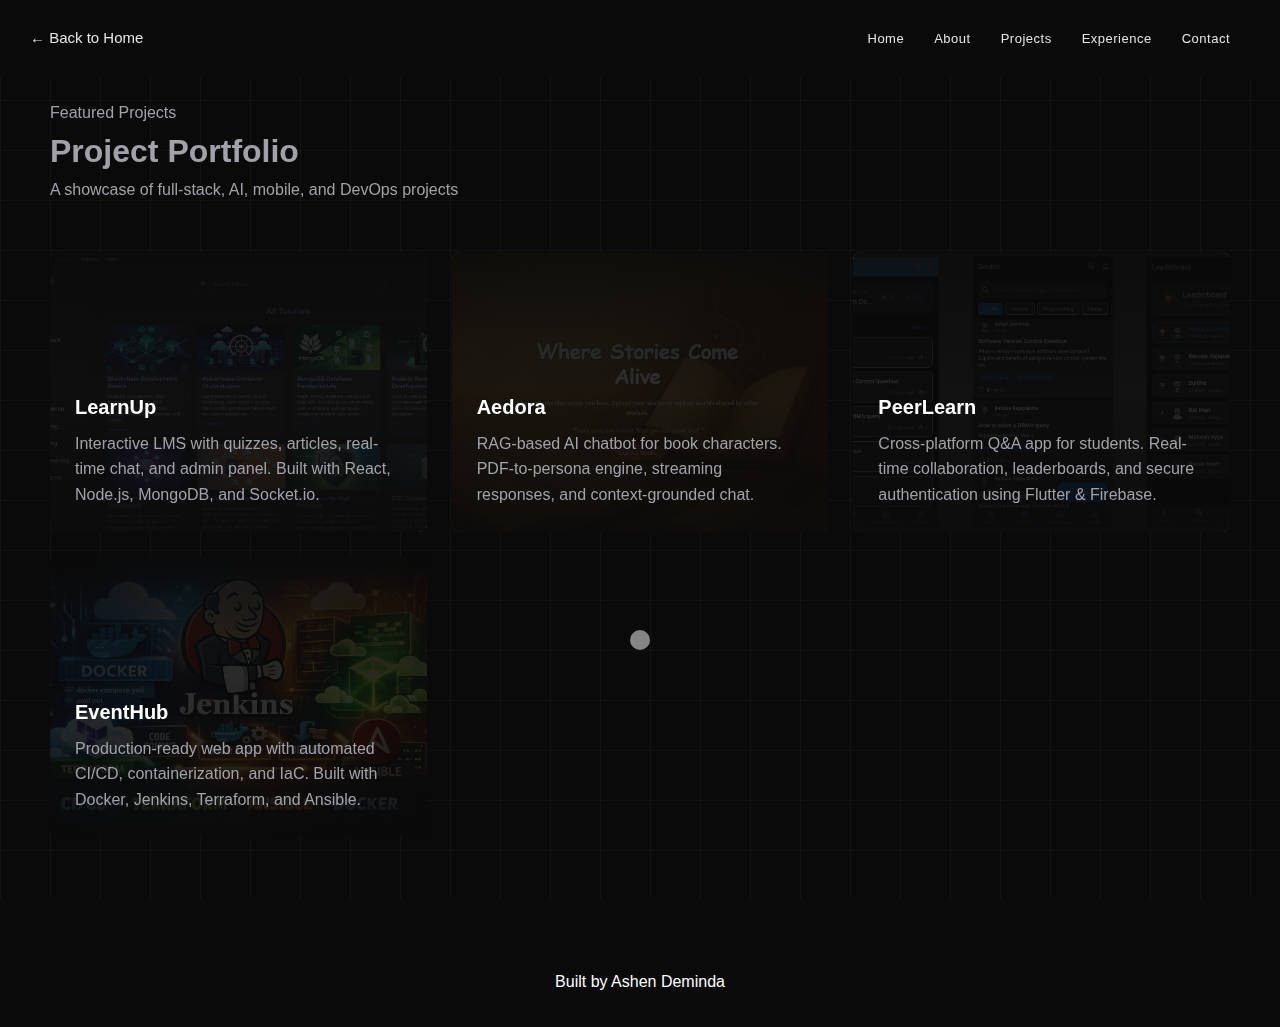
<file: projects.html>
<!DOCTYPE html>
<html lang="en">
<head>
    <meta charset="UTF-8">
    <meta name="viewport" content="width=device-width, initial-scale=1.0">
    <title>Projects - Ashen Deminda</title>
    <link rel="stylesheet" href="css/style.css">
    <link rel="stylesheet" href="css/responsive.css">
</head>
<body>
    <div class="grid-background"></div>
    <header>
        <nav style="position:relative;">
            <a href="index.html" class="navbar-back-link">← Back to Home</a>
            <ul class="nav-links">
                <li><a href="index.html" class="nav-link">Home</a></li>
                <li><a href="index.html#about" class="nav-link">About</a></li>
                <li><a href="index.html#projects" class="nav-link">Projects</a></li>
                <li><a href="index.html#experience" class="nav-link">Experience</a></li>
                <li><a href="index.html#contact" class="nav-link">Contact</a></li>
            </ul>
        </nav>
    </header>
    <main>
        <section class="projects-list-section">
            <div class="container-detail">
                <div class="projects-detail-header">
                    <span class="projects-detail-category">Featured Projects</span>
                    <h1 class="projects-detail-title">Project Portfolio</h1>
                    <p class="projects-detail-subtitle">A showcase of full-stack, AI, mobile, and DevOps projects</p>
                </div>
                <div class="projects-list-grid">
                    <!-- LearnUp -->
                    <a href="projects/learnup.html?from=projects" class="project-list-card" onclick="localStorage.setItem('scrollPos', window.scrollY); localStorage.setItem('scrollReturnTo', 'projects'); localStorage.setItem('scrollSavedAt', Date.now().toString());">
                        <div class="project-list-card-image">
                            <img src="assets/images/LearnUp/1.webp" alt="LearnUp">
                            <div class="project-list-card-overlay"></div>
                        </div>
                        <div class="project-list-card-content">
                            <h3 class="project-list-card-title">LearnUp</h3>
                            <p class="project-list-card-desc">Interactive LMS with quizzes, articles, real-time chat, and admin panel. Built with React, Node.js, MongoDB, and Socket.io.</p>
                        </div>
                    </a>
                    <!-- Aedora -->
                    <a href="projects/aedora.html?from=projects" class="project-list-card" onclick="localStorage.setItem('scrollPos', window.scrollY); localStorage.setItem('scrollReturnTo', 'projects'); localStorage.setItem('scrollSavedAt', Date.now().toString());">
                        <div class="project-list-card-image">
                            <img src="assets/images/Aedora/1.webp" alt="Aedora">
                            <div class="project-list-card-overlay"></div>
                        </div>
                        <div class="project-list-card-content">
                            <h3 class="project-list-card-title">Aedora</h3>
                            <p class="project-list-card-desc">RAG-based AI chatbot for book characters. PDF-to-persona engine, streaming responses, and context-grounded chat.</p>
                        </div>
                    </a>
                    <!-- PeerLearn -->
                    <a href="projects/peerlearn.html?from=projects" class="project-list-card" onclick="localStorage.setItem('scrollPos', window.scrollY); localStorage.setItem('scrollReturnTo', 'projects'); localStorage.setItem('scrollSavedAt', Date.now().toString());">
                        <div class="project-list-card-image">
                            <img src="assets/images/PeerLearn/1.webp" alt="PeerLearn">
                            <div class="project-list-card-overlay"></div>
                        </div>
                        <div class="project-list-card-content">
                            <h3 class="project-list-card-title">PeerLearn</h3>
                            <p class="project-list-card-desc">Cross-platform Q&A app for students. Real-time collaboration, leaderboards, and secure authentication using Flutter & Firebase.</p>
                        </div>
                    </a>
                    <!-- EventHub -->
                    <a href="projects/eventhub.html?from=projects" class="project-list-card" onclick="localStorage.setItem('scrollPos', window.scrollY); localStorage.setItem('scrollReturnTo', 'projects'); localStorage.setItem('scrollSavedAt', Date.now().toString());">
                        <div class="project-list-card-image">
                            <img src="assets/images/EventHub/1.webp" alt="EventHub">
                            <div class="project-list-card-overlay"></div>
                        </div>
                        <div class="project-list-card-content">
                            <h3 class="project-list-card-title">EventHub</h3>
                            <p class="project-list-card-desc">Production-ready web app with automated CI/CD, containerization, and IaC. Built with Docker, Jenkins, Terraform, and Ansible.</p>
                        </div>
                    </a>
                </div>
            </div>
        </section>
    </main>
    <footer>
        <p>Built by Ashen Deminda</p>
    </footer>
    <script src="js/main.js"></script>
    <script>
        window.addEventListener('load', () => {
            const returnTo = localStorage.getItem('scrollReturnTo');
            const scrollPos = localStorage.getItem('scrollPos');
            const savedAt = Number(localStorage.getItem('scrollSavedAt') || '0');
            const isFresh = savedAt > 0 && (Date.now() - savedAt) < 2 * 60 * 1000;
            const isProjects = window.location.pathname.toLowerCase().endsWith('/projects.html');

            if (returnTo === 'projects' && isProjects && scrollPos !== null && isFresh) {
                const y = Number.parseInt(scrollPos, 10);
                setTimeout(() => {
                    window.scrollTo({ top: Number.isFinite(y) ? y : 0, left: 0, behavior: 'auto' });
                }, 0);
            }

            if (returnTo === 'projects' && isProjects) {
                localStorage.removeItem('scrollReturnTo');
                localStorage.removeItem('scrollPos');
                localStorage.removeItem('scrollSavedAt');
            }
        });
    </script>
</body>
</html>
</file>
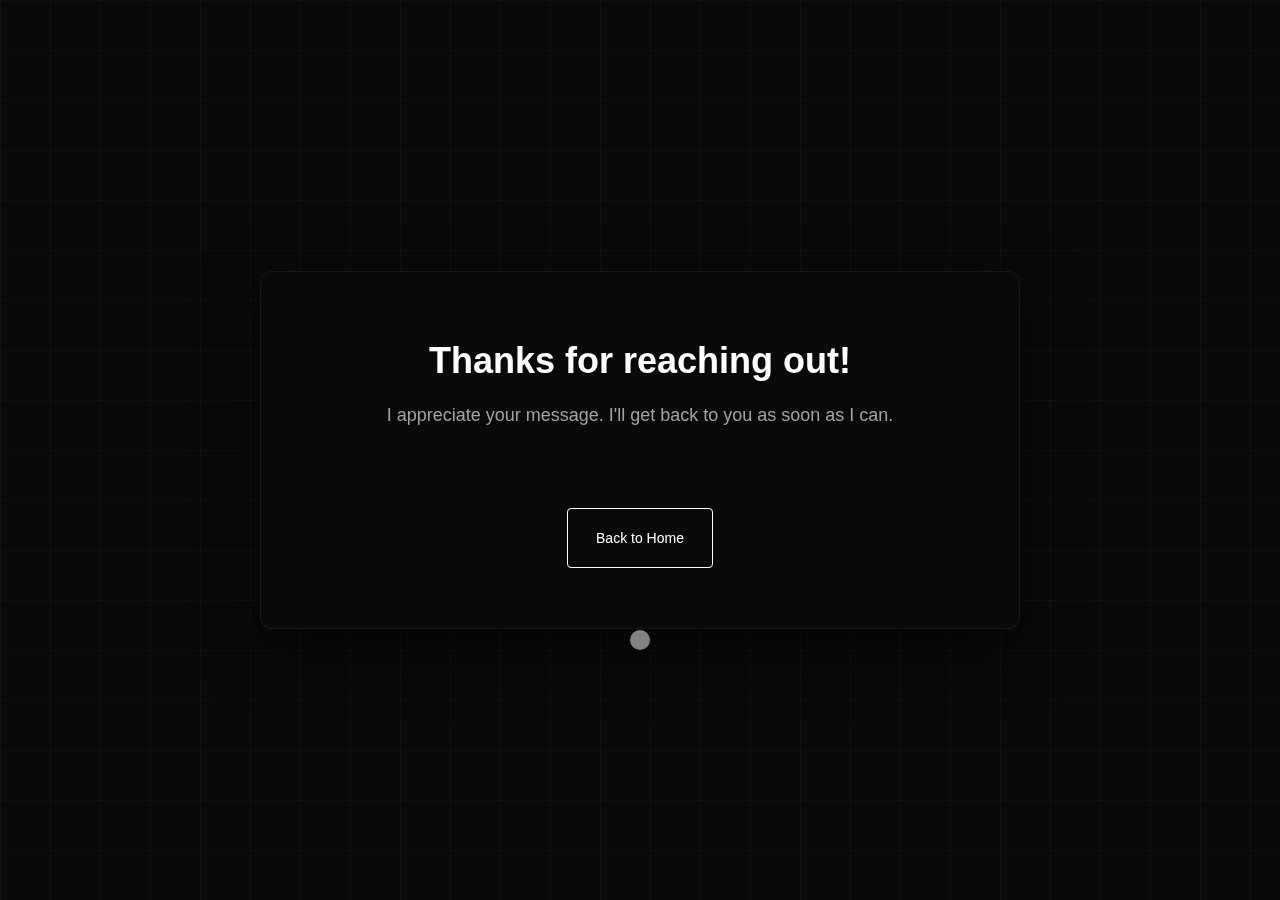
<file: thank-you.html>
<!DOCTYPE html>
<html lang="en">
<head>
    <meta charset="UTF-8">
    <meta name="viewport" content="width=device-width, initial-scale=1.0">
    <title>Thank You — Ashen Deminda</title>
    <link rel="stylesheet" href="css/style.css?v=20260225b">
</head>
<body>
    <div class="grid-background"></div>
    <main style="min-height:100vh;display:flex;align-items:center;justify-content:center;">
        <div style="background:var(--bg-dark);padding:60px 48px;border-radius:12px;box-shadow:0 20px 60px rgba(0,0,0,0.6);max-width:760px;width:90%;text-align:center;border:1.5px solid rgba(255,255,255,0.06);">
            <h1 style="color:var(--accent);margin-bottom:12px;font-size:36px;">Thanks for reaching out!</h1>
            <p style="color:var(--text-secondary);font-size:18px;margin-bottom:28px;">I appreciate your message. I'll get back to you as soon as I can.</p>
            <a href="index.html" class="btn-outline">Back to Home</a>
        </div>
    </main>
    <script src="js/main.js?v=20260225b"></script>
</body>
</html>
</file>
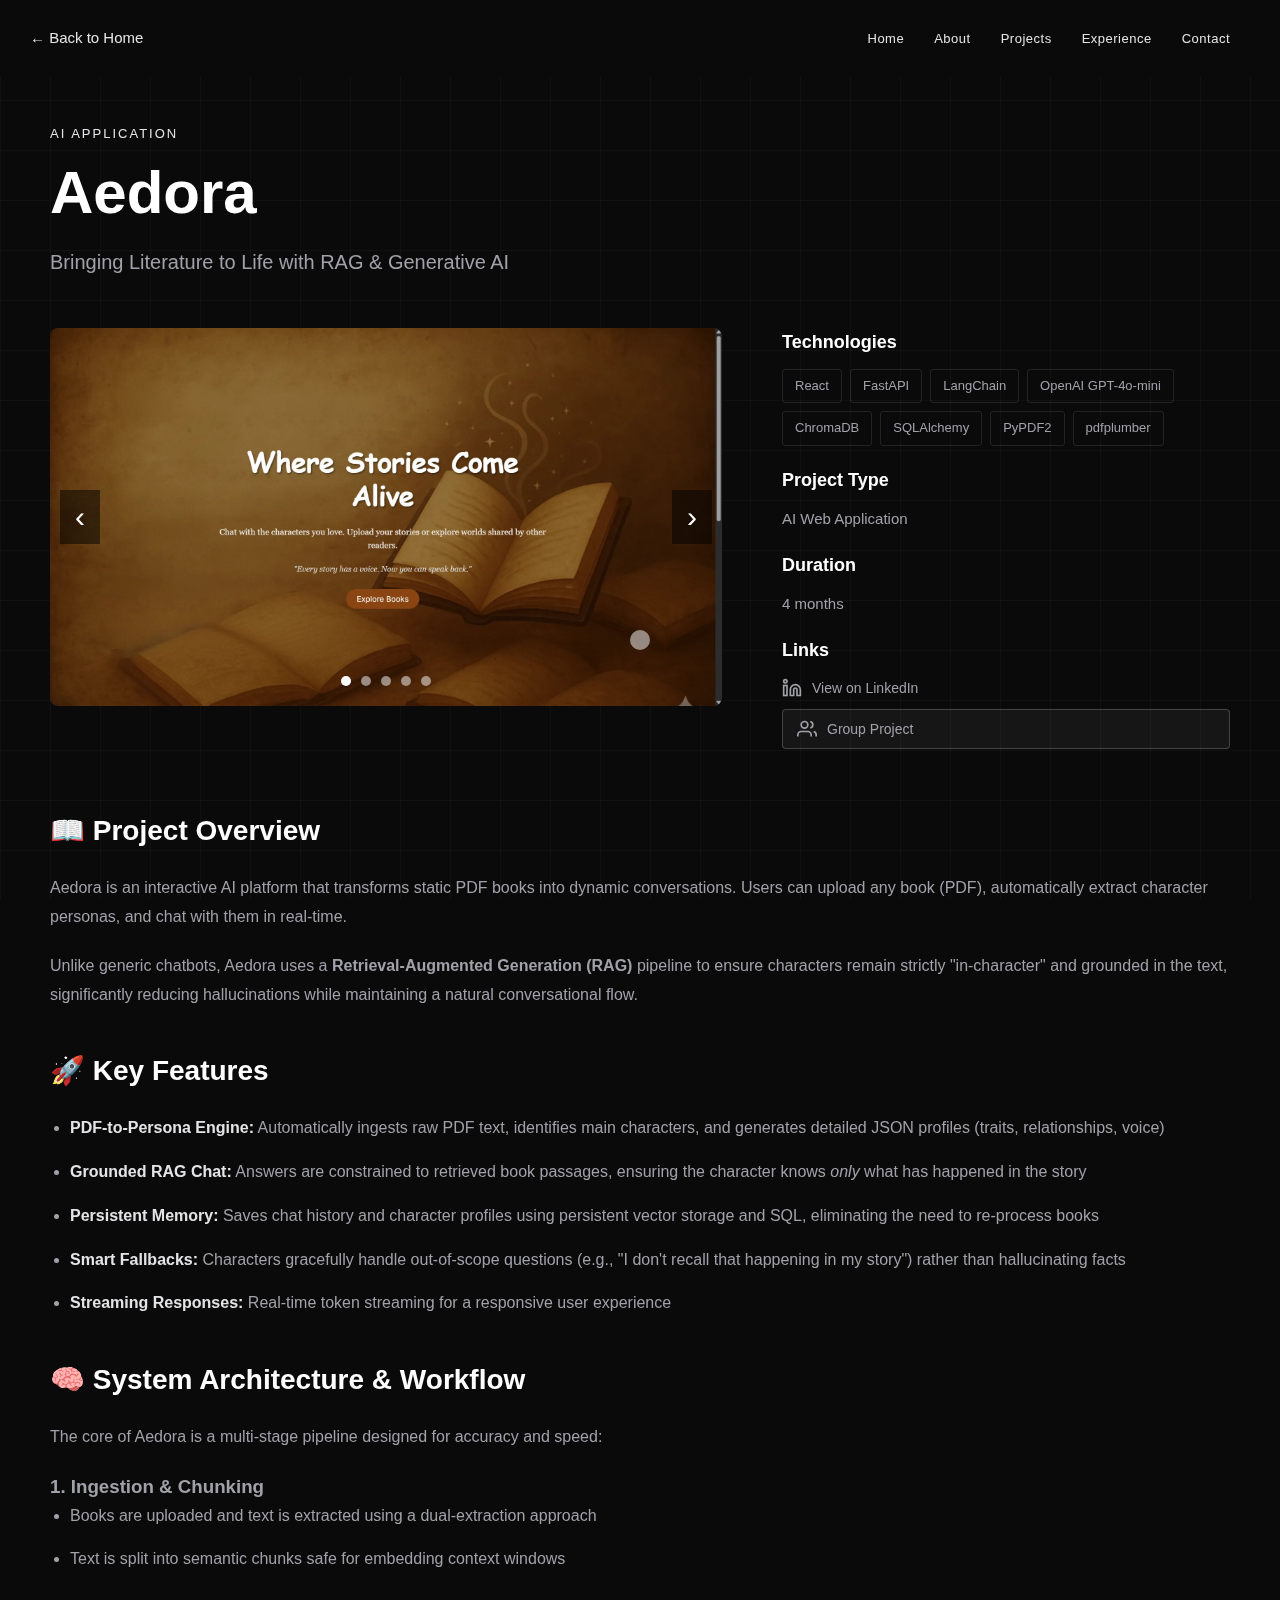
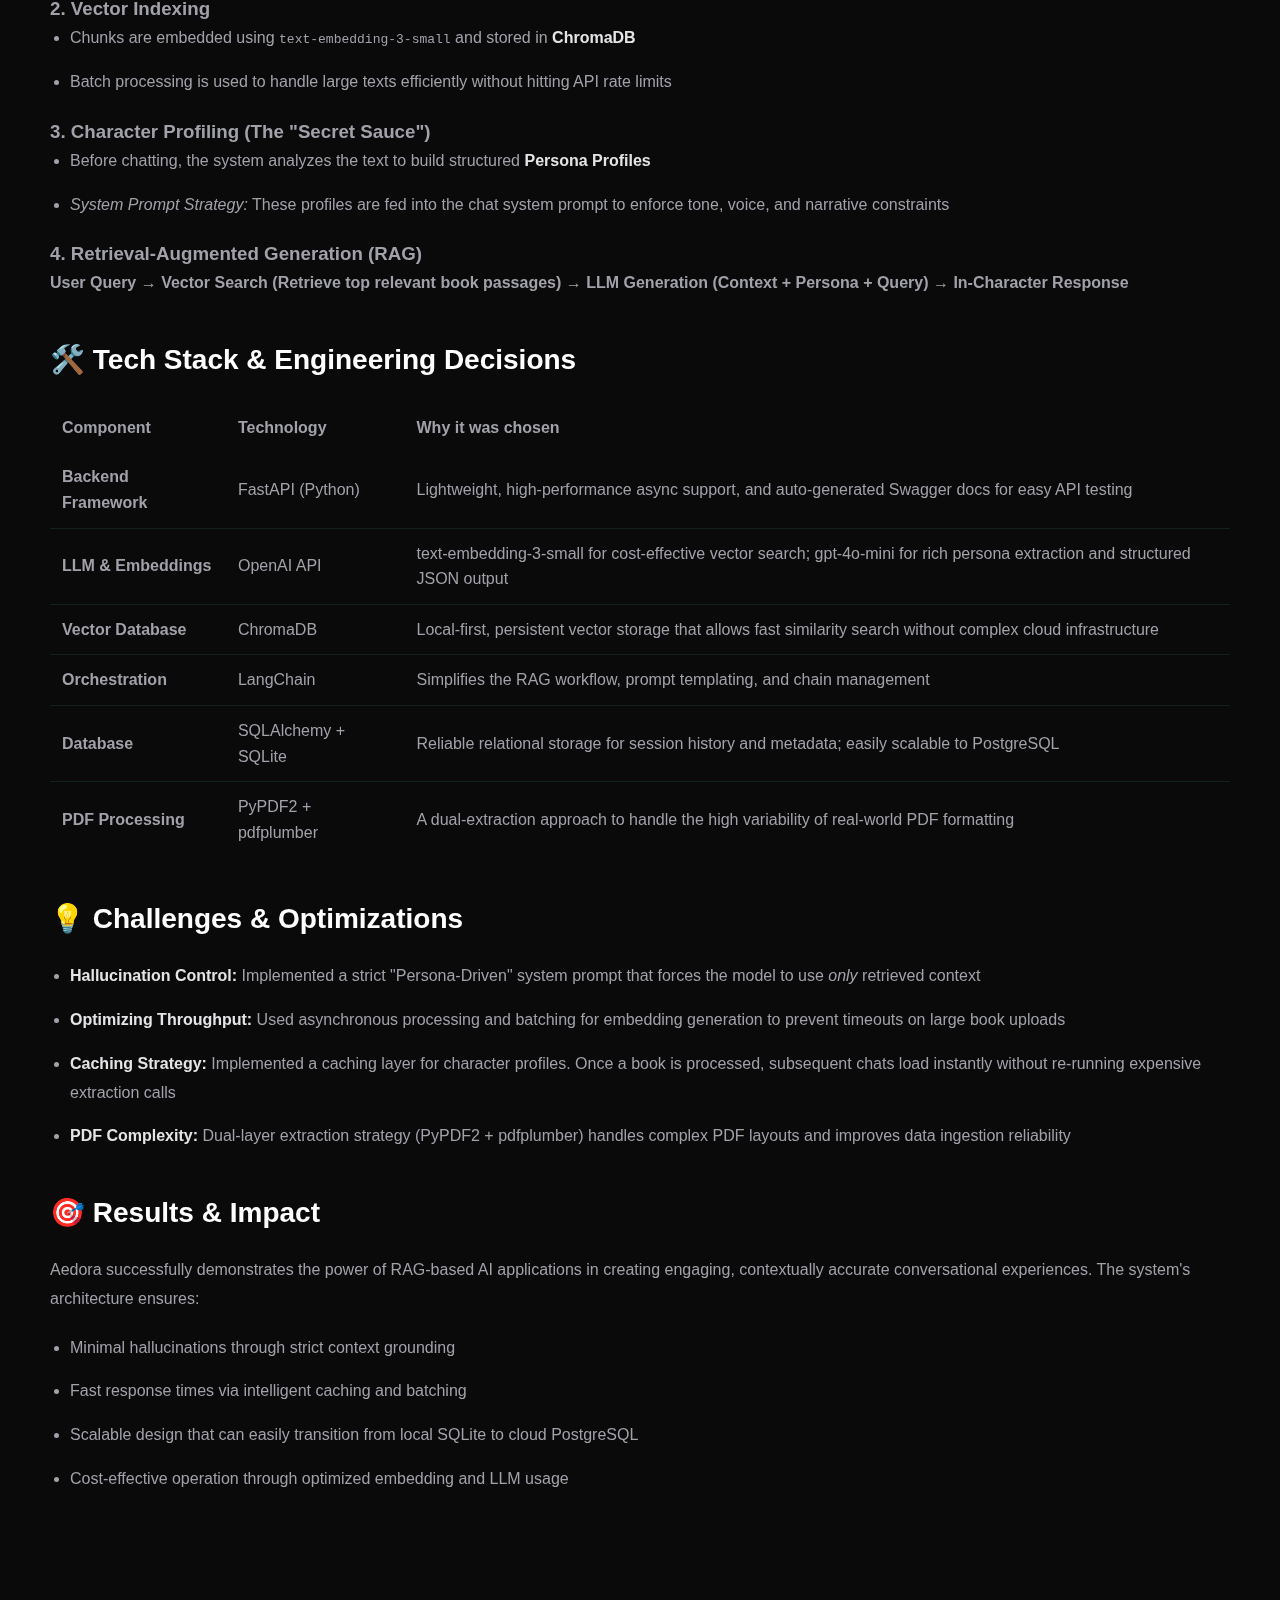
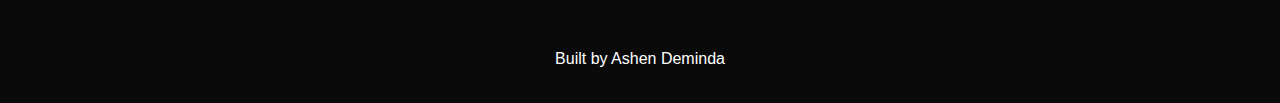
<file: projects/aedora.html>
<!DOCTYPE html>
<html lang="en">
<head>
    <meta charset="UTF-8">
    <meta name="viewport" content="width=device-width, initial-scale=1.0">
    <title>Aedora - Ashen Deminda</title>
    <link rel="stylesheet" href="../css/style.css">
    <link rel="stylesheet" href="../css/responsive.css">
</head>
<body>
    <div class="grid-background"></div>
    
    <header>
        <nav style="position:relative;">
            <a href="../projects.html" class="navbar-back-link" id="backLink">← Back to Projects</a>
            <ul class="nav-links">
                <li><a href="../index.html" class="nav-link">Home</a></li>
                <li><a href="../index.html#about" class="nav-link">About</a></li>
                <li><a href="../index.html#projects" class="nav-link">Projects</a></li>
                <li><a href="../index.html#experience" class="nav-link">Experience</a></li>
                <li><a href="../index.html#contact" class="nav-link">Contact</a></li>
            </ul>
        </nav>
    </header>

    <main>
        <section class="project-detail">
            <div class="container-detail">
                <div class="project-detail-header">
                    <span class="project-detail-category">AI Application</span>
                    <h1 class="project-detail-title">Aedora</h1>
                    <p class="project-detail-subtitle">Bringing Literature to Life with RAG & Generative AI</p>
                </div>

                <div class="project-detail-top">
                    <div class="project-detail-slideshow">
                        <div class="detail-slideshow">
                            <img src="../assets/images/Aedora/1.webp" alt="Aedora Screenshot 1" class="detail-slide active">
                            <img src="../assets/images/Aedora/2.webp" alt="Aedora Screenshot 2" class="detail-slide">
                            <img src="../assets/images/Aedora/3.webp" alt="Aedora Screenshot 3" class="detail-slide">
                            <img src="../assets/images/Aedora/4.webp" alt="Aedora Screenshot 4" class="detail-slide">
                            <img src="../assets/images/Aedora/5.webp" alt="Aedora Screenshot 5" class="detail-slide">
                            <button class="detail-prev" aria-label="Previous">‹</button>
                            <button class="detail-next" aria-label="Next">›</button>
                            <div class="detail-dots">
                                <span class="detail-dot active" data-slide="0"></span>
                                <span class="detail-dot" data-slide="1"></span>
                                <span class="detail-dot" data-slide="2"></span>
                                <span class="detail-dot" data-slide="3"></span>
                                <span class="detail-dot" data-slide="4"></span>
                            </div>
                        </div>
                    </div>

                    <div class="project-detail-info">
                        <div class="detail-section">
                            <h3>Technologies</h3>
                            <ul class="tech-tags">
                                <li>React</li>
                                <li>FastAPI</li>
                                <li>LangChain</li>
                                <li>OpenAI GPT-4o-mini</li>
                                <li>ChromaDB</li>
                                <li>SQLAlchemy</li>
                                <li>PyPDF2</li>
                                <li>pdfplumber</li>
                            </ul>
                        </div>

                        <div class="detail-section">
                            <h3>Project Type</h3>
                            <p>AI Web Application</p>
                        </div>

                        <div class="detail-section">
                            <h3>Duration</h3>
                            <p>4 months</p>
                        </div>

                        <div class="detail-section">
                            <h3>Links</h3>
                            <div class="detail-links">
                                <a href="https://www.linkedin.com/posts/ashen-deminda-rathnayake_rextro-silverjubilee-universityofruhuna-activity-7413212725130014720-apPb?utm_source=share&utm_medium=member_desktop" target="_blank" class="detail-link">
                                    <svg xmlns="http://www.w3.org/2000/svg" width="20" height="20" viewBox="0 0 24 24" fill="none" stroke="currentColor" stroke-width="2"><path d="M16 8a6 6 0 0 1 6 6v7h-4v-7a2 2 0 0 0-2-2 2 2 0 0 0-2 2v7h-4v-7a6 6 0 0 1 6-6z"></path><rect x="2" y="9" width="4" height="12"></rect><circle cx="4" cy="4" r="2"></circle></svg>
                                    View on LinkedIn
                                </a>
                                <span class="detail-badge">
                                    <svg xmlns="http://www.w3.org/2000/svg" width="20" height="20" viewBox="0 0 24 24" fill="none" stroke="currentColor" stroke-width="2"><path d="M17 21v-2a4 4 0 0 0-4-4H5a4 4 0 0 0-4 4v2"></path><circle cx="9" cy="7" r="4"></circle><path d="M23 21v-2a4 4 0 0 0-3-3.87"></path><path d="M16 3.13a4 4 0 0 1 0 7.75"></path></svg>
                                    Group Project
                                </span>
                            </div>
                        </div>
                    </div>
                </div>

                <div class="project-detail-content">
                    <div class="project-detail-main">
                        <h2>📖 Project Overview</h2>
                        <p>Aedora is an interactive AI platform that transforms static PDF books into dynamic conversations. Users can upload any book (PDF), automatically extract character personas, and chat with them in real-time.</p>
                        <p>Unlike generic chatbots, Aedora uses a <strong>Retrieval-Augmented Generation (RAG)</strong> pipeline to ensure characters remain strictly "in-character" and grounded in the text, significantly reducing hallucinations while maintaining a natural conversational flow.</p>
                        
                        <h2>🚀 Key Features</h2>
                        <ul>
                            <li><strong>PDF-to-Persona Engine:</strong> Automatically ingests raw PDF text, identifies main characters, and generates detailed JSON profiles (traits, relationships, voice)</li>
                            <li><strong>Grounded RAG Chat:</strong> Answers are constrained to retrieved book passages, ensuring the character knows <em>only</em> what has happened in the story</li>
                            <li><strong>Persistent Memory:</strong> Saves chat history and character profiles using persistent vector storage and SQL, eliminating the need to re-process books</li>
                            <li><strong>Smart Fallbacks:</strong> Characters gracefully handle out-of-scope questions (e.g., "I don't recall that happening in my story") rather than hallucinating facts</li>
                            <li><strong>Streaming Responses:</strong> Real-time token streaming for a responsive user experience</li>
                        </ul>

                        <h2>🧠 System Architecture & Workflow</h2>
                        <p>The core of Aedora is a multi-stage pipeline designed for accuracy and speed:</p>
                        
                        <h3>1. Ingestion & Chunking</h3>
                        <ul>
                            <li>Books are uploaded and text is extracted using a dual-extraction approach</li>
                            <li>Text is split into semantic chunks safe for embedding context windows</li>
                        </ul>

                        <h3>2. Vector Indexing</h3>
                        <ul>
                            <li>Chunks are embedded using <code>text-embedding-3-small</code> and stored in <strong>ChromaDB</strong></li>
                            <li>Batch processing is used to handle large texts efficiently without hitting API rate limits</li>
                        </ul>

                        <h3>3. Character Profiling (The "Secret Sauce")</h3>
                        <ul>
                            <li>Before chatting, the system analyzes the text to build structured <strong>Persona Profiles</strong></li>
                            <li><em>System Prompt Strategy:</em> These profiles are fed into the chat system prompt to enforce tone, voice, and narrative constraints</li>
                        </ul>

                        <h3>4. Retrieval-Augmented Generation (RAG)</h3>
                        <p><strong>User Query → Vector Search (Retrieve top relevant book passages) → LLM Generation (Context + Persona + Query) → In-Character Response</strong></p>

                        <h2>🛠️ Tech Stack & Engineering Decisions</h2>
                        <table style="width: 100%; border-collapse: collapse; margin: 20px 0;">
                            <thead>
                                <tr style="border-bottom: 2px solid var(--primary-color);">
                                    <th style="text-align: left; padding: 12px;">Component</th>
                                    <th style="text-align: left; padding: 12px;">Technology</th>
                                    <th style="text-align: left; padding: 12px;">Why it was chosen</th>
                                </tr>
                            </thead>
                            <tbody>
                                <tr style="border-bottom: 1px solid rgba(100, 255, 218, 0.1);">
                                    <td style="padding: 12px;"><strong>Backend Framework</strong></td>
                                    <td style="padding: 12px;">FastAPI (Python)</td>
                                    <td style="padding: 12px;">Lightweight, high-performance async support, and auto-generated Swagger docs for easy API testing</td>
                                </tr>
                                <tr style="border-bottom: 1px solid rgba(100, 255, 218, 0.1);">
                                    <td style="padding: 12px;"><strong>LLM & Embeddings</strong></td>
                                    <td style="padding: 12px;">OpenAI API</td>
                                    <td style="padding: 12px;">text-embedding-3-small for cost-effective vector search; gpt-4o-mini for rich persona extraction and structured JSON output</td>
                                </tr>
                                <tr style="border-bottom: 1px solid rgba(100, 255, 218, 0.1);">
                                    <td style="padding: 12px;"><strong>Vector Database</strong></td>
                                    <td style="padding: 12px;">ChromaDB</td>
                                    <td style="padding: 12px;">Local-first, persistent vector storage that allows fast similarity search without complex cloud infrastructure</td>
                                </tr>
                                <tr style="border-bottom: 1px solid rgba(100, 255, 218, 0.1);">
                                    <td style="padding: 12px;"><strong>Orchestration</strong></td>
                                    <td style="padding: 12px;">LangChain</td>
                                    <td style="padding: 12px;">Simplifies the RAG workflow, prompt templating, and chain management</td>
                                </tr>
                                <tr style="border-bottom: 1px solid rgba(100, 255, 218, 0.1);">
                                    <td style="padding: 12px;"><strong>Database</strong></td>
                                    <td style="padding: 12px;">SQLAlchemy + SQLite</td>
                                    <td style="padding: 12px;">Reliable relational storage for session history and metadata; easily scalable to PostgreSQL</td>
                                </tr>
                                <tr>
                                    <td style="padding: 12px;"><strong>PDF Processing</strong></td>
                                    <td style="padding: 12px;">PyPDF2 + pdfplumber</td>
                                    <td style="padding: 12px;">A dual-extraction approach to handle the high variability of real-world PDF formatting</td>
                                </tr>
                            </tbody>
                        </table>

                        <h2>💡 Challenges & Optimizations</h2>
                        <ul>
                            <li><strong>Hallucination Control:</strong> Implemented a strict "Persona-Driven" system prompt that forces the model to use <em>only</em> retrieved context</li>
                            <li><strong>Optimizing Throughput:</strong> Used asynchronous processing and batching for embedding generation to prevent timeouts on large book uploads</li>
                            <li><strong>Caching Strategy:</strong> Implemented a caching layer for character profiles. Once a book is processed, subsequent chats load instantly without re-running expensive extraction calls</li>
                            <li><strong>PDF Complexity:</strong> Dual-layer extraction strategy (PyPDF2 + pdfplumber) handles complex PDF layouts and improves data ingestion reliability</li>
                        </ul>

                        <h2>🎯 Results & Impact</h2>
                        <p>Aedora successfully demonstrates the power of RAG-based AI applications in creating engaging, contextually accurate conversational experiences. The system's architecture ensures:</p>
                        <ul>
                            <li>Minimal hallucinations through strict context grounding</li>
                            <li>Fast response times via intelligent caching and batching</li>
                            <li>Scalable design that can easily transition from local SQLite to cloud PostgreSQL</li>
                            <li>Cost-effective operation through optimized embedding and LLM usage</li>
                        </ul>
                    </div>
                </div>
            </div>
        </section>
    </main>

    <footer>
        <p>Built by Ashen Deminda</p>
    </footer>

    <script src="../js/main.js"></script>
    <script>
        const backLink = document.getElementById('backLink');
        const params = new URLSearchParams(window.location.search);
        const from = params.get('from');
        
        if (from === 'projects') {
            backLink.href = '../projects.html';
            backLink.textContent = '← Back to Projects';
        } else {
            backLink.href = '../index.html';
            backLink.textContent = '← Back to Home';
        }
        
    </script>
</body>
</html>
</file>
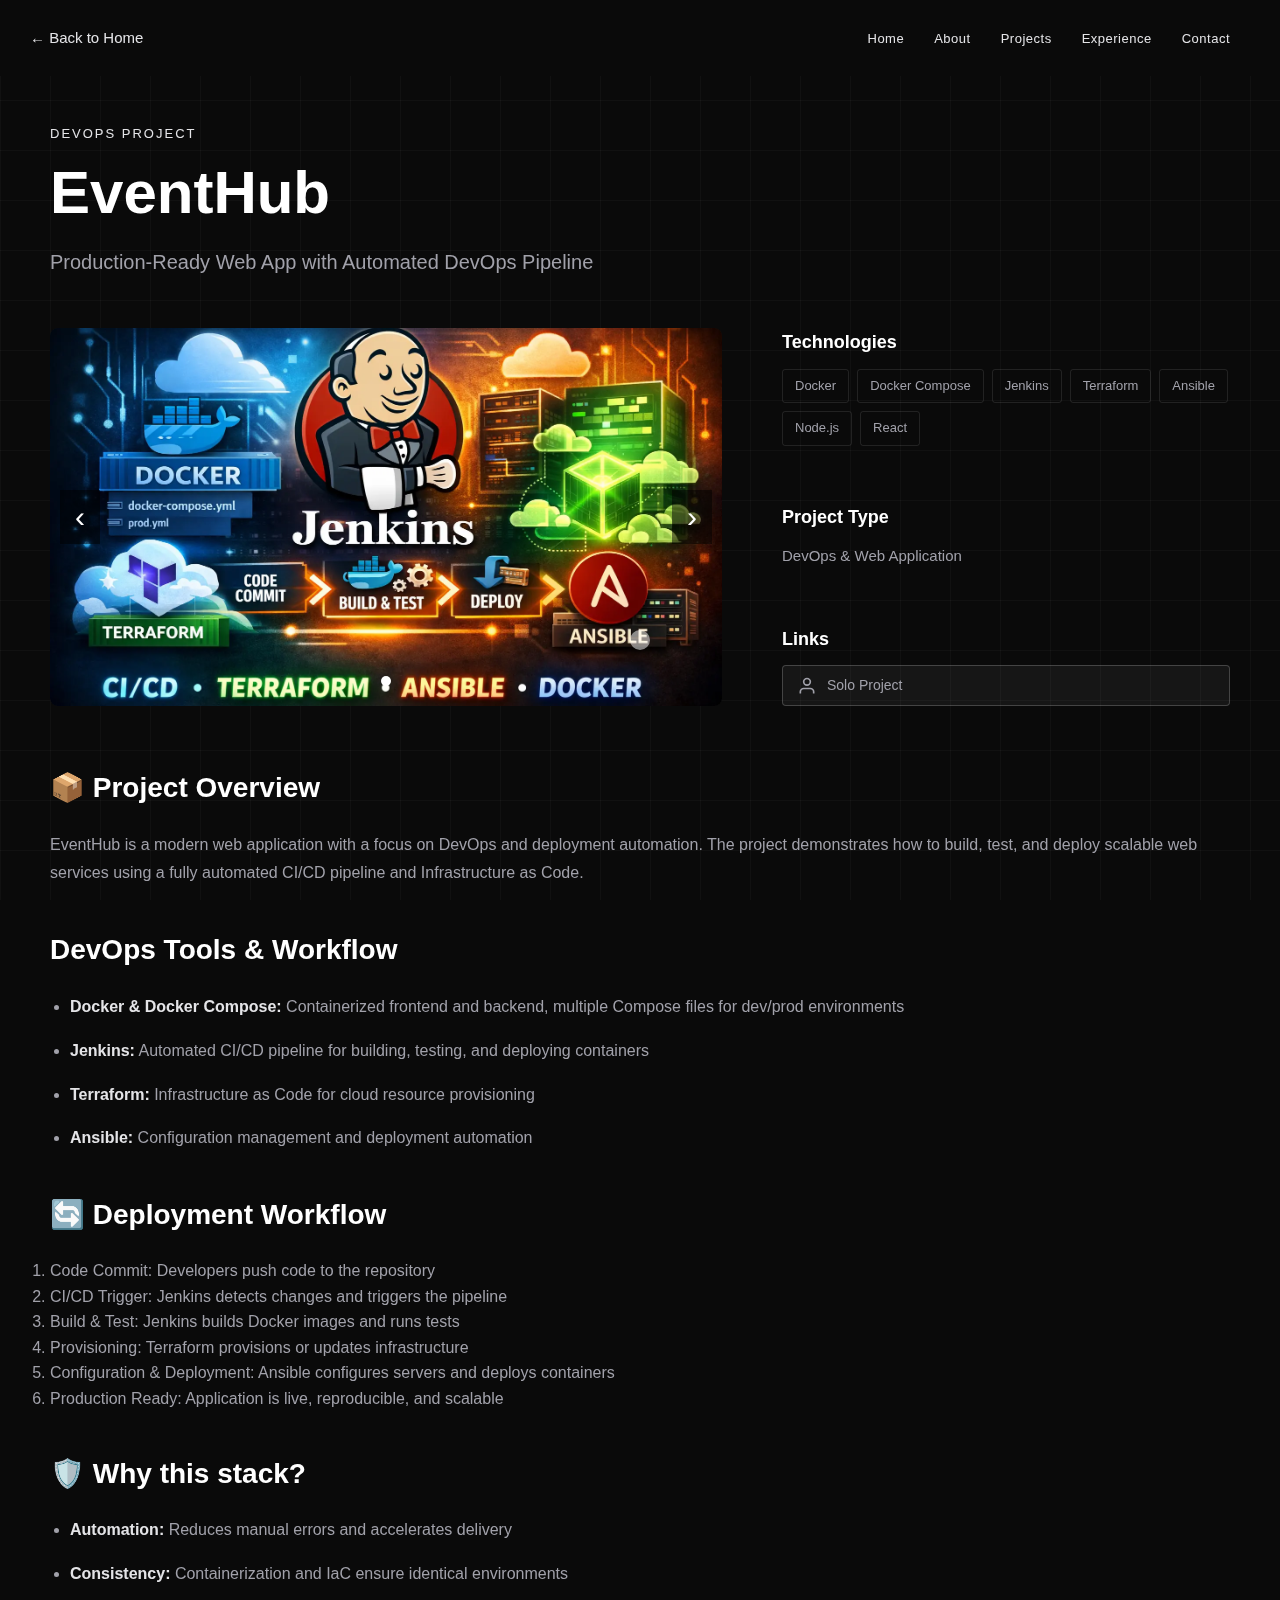
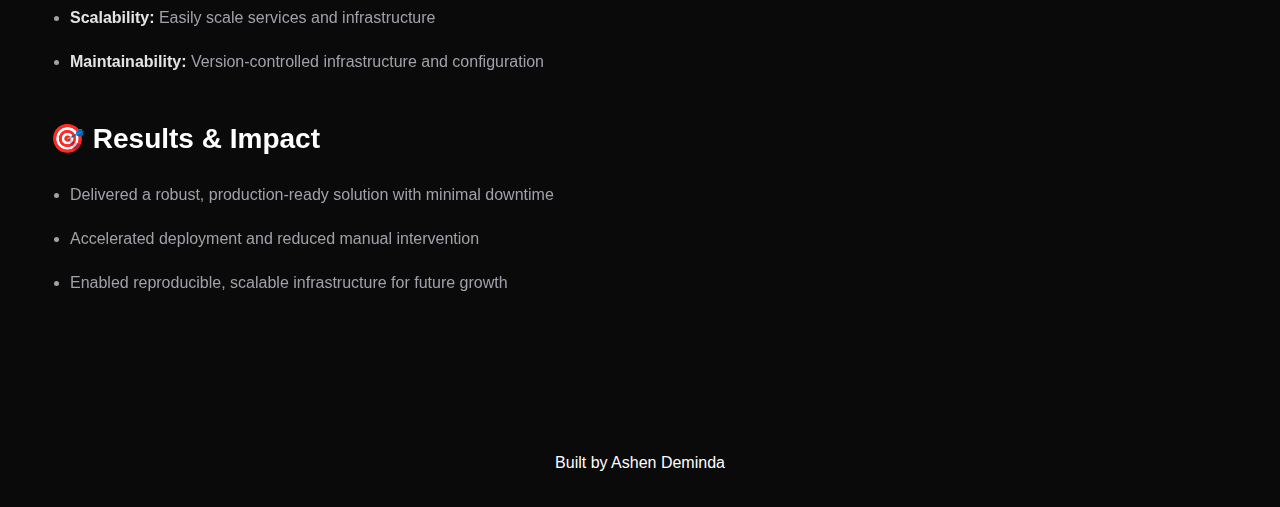
<file: projects/eventhub.html>
<!DOCTYPE html>
<html lang="en">
<head>
    <meta charset="UTF-8">
    <meta name="viewport" content="width=device-width, initial-scale=1.0">
    <title>EventHub - Ashen Deminda</title>
    <link rel="stylesheet" href="../css/style.css">
    <link rel="stylesheet" href="../css/responsive.css">
</head>
<body>
    <div class="grid-background"></div>
    <header>
        <nav style="position:relative;">
            <a href="../projects.html" class="navbar-back-link" id="backLink">← Back to Projects</a>
            <ul class="nav-links">
                <li><a href="../index.html" class="nav-link">Home</a></li>
                <li><a href="../index.html#about" class="nav-link">About</a></li>
                <li><a href="../index.html#projects" class="nav-link">Projects</a></li>
                <li><a href="../index.html#experience" class="nav-link">Experience</a></li>
                <li><a href="../index.html#contact" class="nav-link">Contact</a></li>
            </ul>
        </nav>
    </header>
    <main>
        <section class="project-detail">
            <div class="container-detail">
                <div class="project-detail-header">
                    <span class="project-detail-category">DevOps Project</span>
                    <h1 class="project-detail-title">EventHub</h1>
                    <p class="project-detail-subtitle">Production-Ready Web App with Automated DevOps Pipeline</p>
                </div>
                <div class="project-detail-top">
                    <div class="project-detail-slideshow">
                        <div class="detail-slideshow">
                            <img src="../assets/images/EventHub/1.webp" alt="EventHub Screenshot 1" class="detail-slide active">
                            <!-- Only one image available -->
                            <button class="detail-prev" aria-label="Previous">‹</button>
                            <button class="detail-next" aria-label="Next">›</button>
                            <div class="detail-dots">
                                <span class="detail-dot active" data-slide="0"></span>
                            </div>
                        </div>
                    </div>
                    <div class="project-detail-info">
                        <div class="detail-section">
                            <h3>Technologies</h3>
                            <ul class="tech-tags">
                                <li>Docker</li>
                                <li>Docker Compose</li>
                                <li>Jenkins</li>
                                <li>Terraform</li>
                                <li>Ansible</li>
                                <li>Node.js</li>
                                <li>React</li>
                            </ul>
                        </div>
                        <div class="detail-section">
                            <h3>Project Type</h3>
                            <p>DevOps & Web Application</p>
                        </div>
                        <div class="detail-section">
                            <h3>Links</h3>
                            <div class="detail-links">
                                <span class="detail-badge">
                                    <svg xmlns="http://www.w3.org/2000/svg" width="20" height="20" viewBox="0 0 24 24" fill="none" stroke="currentColor" stroke-width="2"><path d="M20 21v-2a4 4 0 0 0-4-4H8a4 4 0 0 0-4 4v2"></path><circle cx="12" cy="7" r="4"></circle></svg>
                                    Solo Project
                                </span>
                            </div>
                        </div>
                    </div>
                </div>
                <div class="project-detail-content">
                    <div class="project-detail-main">
                        <h2>📦 Project Overview</h2>
                        <p>EventHub is a modern web application with a focus on DevOps and deployment automation. The project demonstrates how to build, test, and deploy scalable web services using a fully automated CI/CD pipeline and Infrastructure as Code.</p>
                        <h2> DevOps Tools & Workflow</h2>
                        <ul>
                            <li><strong>Docker & Docker Compose:</strong> Containerized frontend and backend, multiple Compose files for dev/prod environments</li>
                            <li><strong>Jenkins:</strong> Automated CI/CD pipeline for building, testing, and deploying containers</li>
                            <li><strong>Terraform:</strong> Infrastructure as Code for cloud resource provisioning</li>
                            <li><strong>Ansible:</strong> Configuration management and deployment automation</li>
                        </ul>
                        <h2>🔄 Deployment Workflow</h2>
                        <ol>
                            <li>Code Commit: Developers push code to the repository</li>
                            <li>CI/CD Trigger: Jenkins detects changes and triggers the pipeline</li>
                            <li>Build & Test: Jenkins builds Docker images and runs tests</li>
                            <li>Provisioning: Terraform provisions or updates infrastructure</li>
                            <li>Configuration & Deployment: Ansible configures servers and deploys containers</li>
                            <li>Production Ready: Application is live, reproducible, and scalable</li>
                        </ol>
                        <h2>🛡️ Why this stack?</h2>
                        <ul>
                            <li><strong>Automation:</strong> Reduces manual errors and accelerates delivery</li>
                            <li><strong>Consistency:</strong> Containerization and IaC ensure identical environments</li>
                            <li><strong>Scalability:</strong> Easily scale services and infrastructure</li>
                            <li><strong>Maintainability:</strong> Version-controlled infrastructure and configuration</li>
                        </ul>
                        <h2>🎯 Results & Impact</h2>
                        <ul>
                            <li>Delivered a robust, production-ready solution with minimal downtime</li>
                            <li>Accelerated deployment and reduced manual intervention</li>
                            <li>Enabled reproducible, scalable infrastructure for future growth</li>
                        </ul>
                    </div>
                </div>
            </div>
        </section>
    </main>
    <footer>
        <p>Built by Ashen Deminda</p>
    </footer>
    <script src="../js/main.js"></script>
    <script>
        const backLink = document.getElementById('backLink');
        const params = new URLSearchParams(window.location.search);
        const from = params.get('from');
        
        if (from === 'projects') {
            backLink.href = '../projects.html';
            backLink.textContent = '← Back to Projects';
        } else {
            backLink.href = '../index.html';
            backLink.textContent = '← Back to Home';
        }
        
    </script>
</body>
</html>
</file>
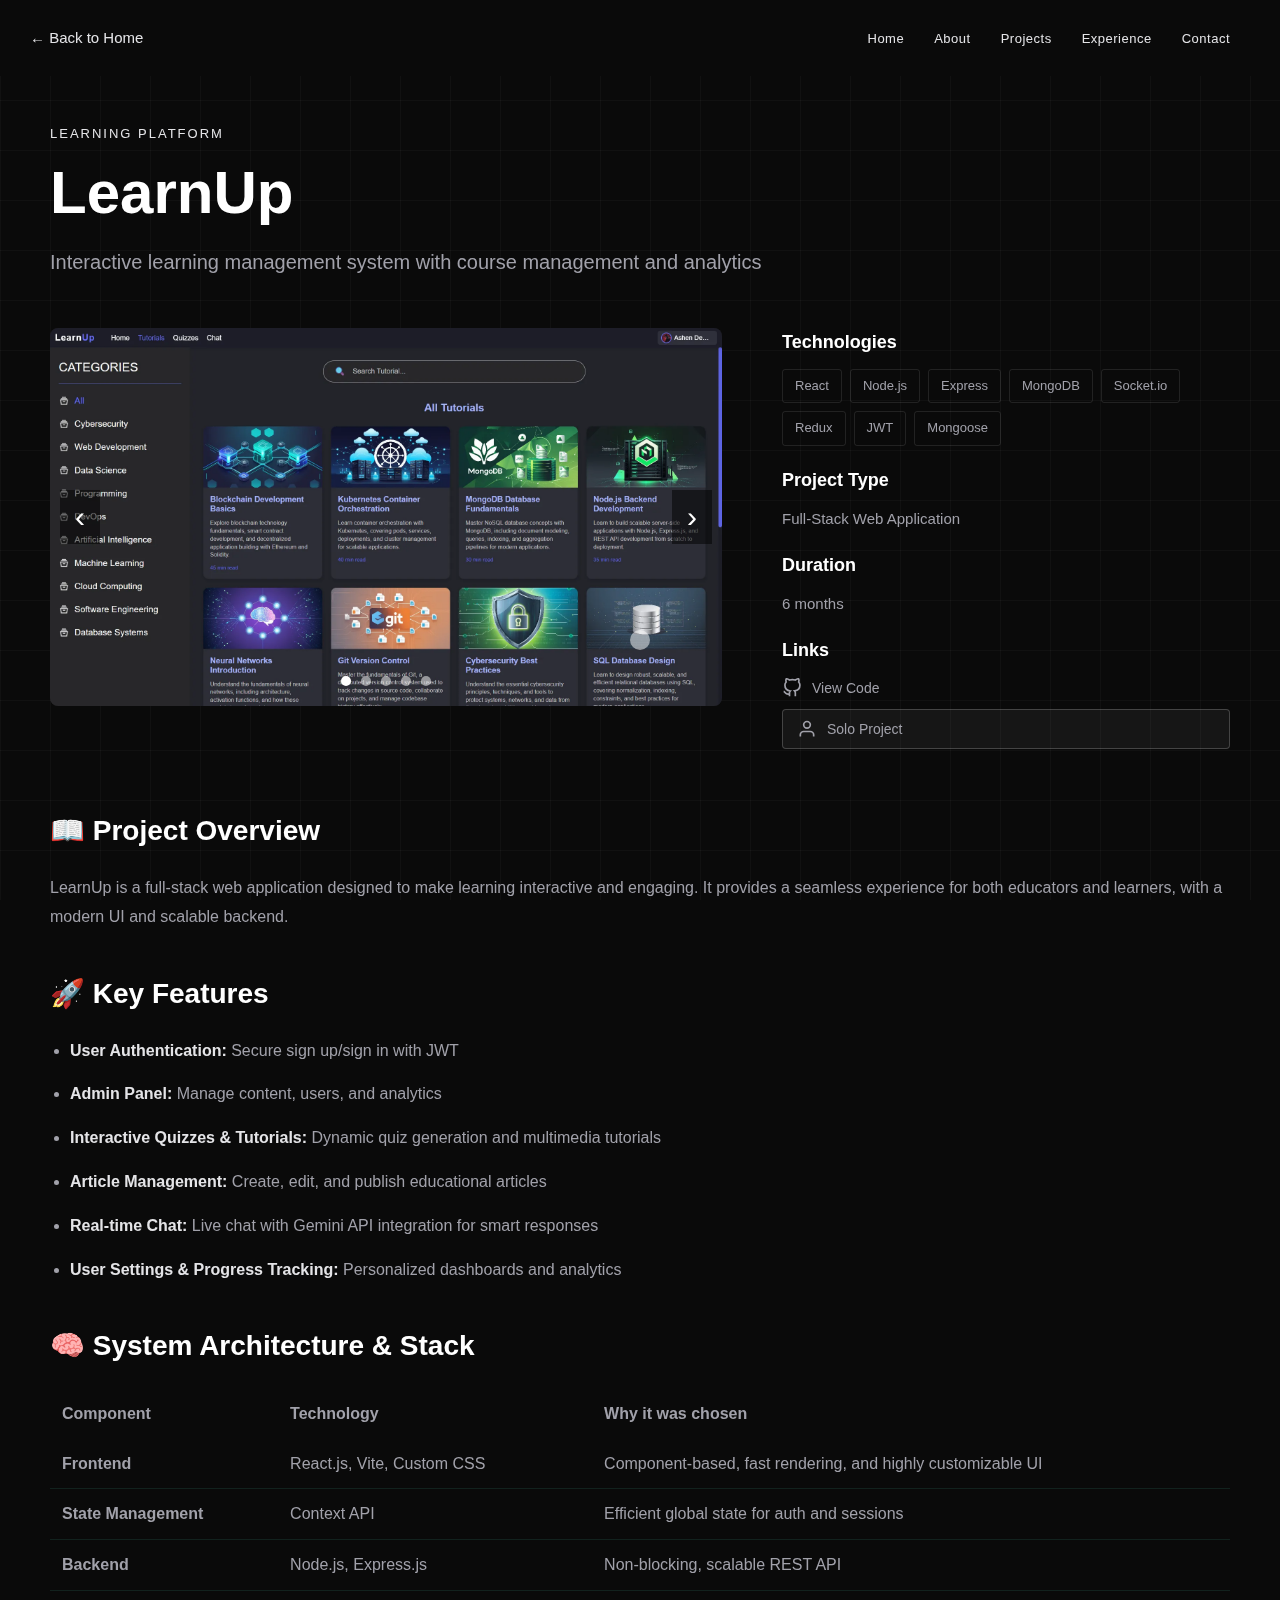
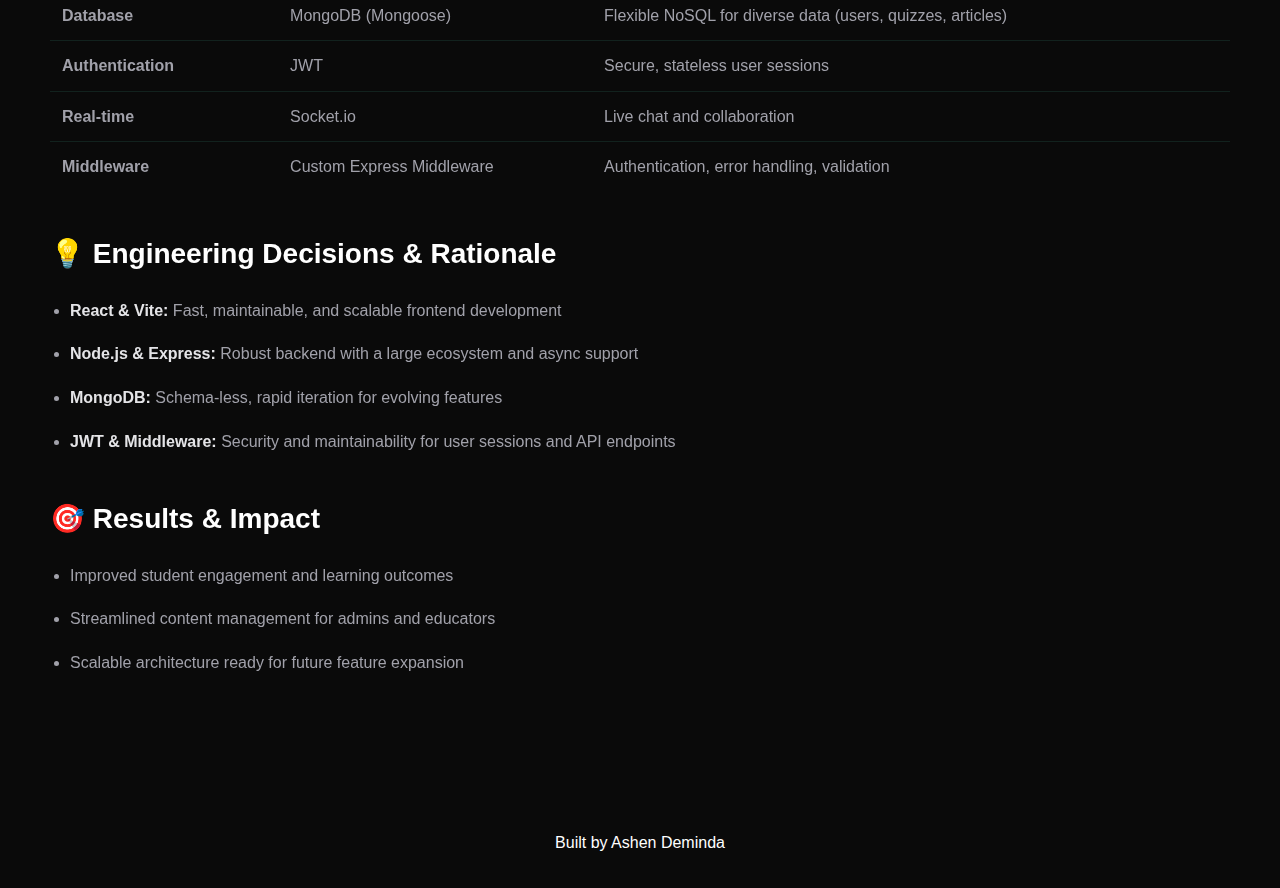
<file: projects/learnup.html>
<!DOCTYPE html>
<html lang="en">
<head>
    <meta charset="UTF-8">
    <meta name="viewport" content="width=device-width, initial-scale=1.0">
    <title>LearnUp - Ashen Deminda</title>
    <link rel="stylesheet" href="../css/style.css">
    <link rel="stylesheet" href="../css/responsive.css">
</head>
<body>
    <div class="grid-background"></div>
    
    <header>
        <nav style="position:relative;">
            <a href="../projects.html" class="navbar-back-link" id="backLink">← Back to Projects</a>
            <ul class="nav-links">
                <li><a href="../index.html" class="nav-link">Home</a></li>
                <li><a href="../index.html#about" class="nav-link">About</a></li>
                <li><a href="../index.html#projects" class="nav-link">Projects</a></li>
                <li><a href="../index.html#experience" class="nav-link">Experience</a></li>
                <li><a href="../index.html#contact" class="nav-link">Contact</a></li>
            </ul>
        </nav>
    </header>

    <main>
        <section class="project-detail">
            <div class="container-detail">
                <div class="project-detail-header">
                    <span class="project-detail-category">Learning Platform</span>
                    <h1 class="project-detail-title">LearnUp</h1>
                    <p class="project-detail-subtitle">Interactive learning management system with course management and analytics</p>
                </div>

                <div class="project-detail-top">
                    <div class="project-detail-slideshow">
                        <div class="detail-slideshow">
                            <img src="../assets/images/LearnUp/1.webp" alt="LearnUp Screenshot 1" class="detail-slide active">
                            <img src="../assets/images/LearnUp/2.webp" alt="LearnUp Screenshot 2" class="detail-slide">
                            <img src="../assets/images/LearnUp/3.webp" alt="LearnUp Screenshot 3" class="detail-slide">
                            <img src="../assets/images/LearnUp/4.webp" alt="LearnUp Screenshot 4" class="detail-slide">
                            <img src="../assets/images/LearnUp/5.webp" alt="LearnUp Screenshot 5" class="detail-slide">
                            <button class="detail-prev" aria-label="Previous">‹</button>
                            <button class="detail-next" aria-label="Next">›</button>
                            <div class="detail-dots">
                                <span class="detail-dot active" data-slide="0"></span>
                                <span class="detail-dot" data-slide="1"></span>
                                <span class="detail-dot" data-slide="2"></span>
                                <span class="detail-dot" data-slide="3"></span>
                                <span class="detail-dot" data-slide="4"></span>
                            </div>
                        </div>
                    </div>

                    <div class="project-detail-info">
                        <div class="detail-section">
                            <h3>Technologies</h3>
                            <ul class="tech-tags">
                                <li>React</li>
                                <li>Node.js</li>
                                <li>Express</li>
                                <li>MongoDB</li>
                                <li>Socket.io</li>
                                <li>Redux</li>
                                <li>JWT</li>
                                <li>Mongoose</li>
                            </ul>
                        </div>

                        <div class="detail-section">
                            <h3>Project Type</h3>
                            <p>Full-Stack Web Application</p>
                        </div>

                        <div class="detail-section">
                            <h3>Duration</h3>
                            <p>6 months</p>
                        </div>

                        <div class="detail-section">
                            <h3>Links</h3>
                            <div class="detail-links">
                                <a href="https://github.com/AshenDeminda" target="_blank" class="detail-link">
                                    <svg xmlns="http://www.w3.org/2000/svg" width="20" height="20" viewBox="0 0 24 24" fill="none" stroke="currentColor" stroke-width="2"><path d="M9 19c-5 1.5-5-2.5-7-3m14 6v-3.87a3.37 3.37 0 0 0-.94-2.61c3.14-.35 6.44-1.54 6.44-7A5.44 5.44 0 0 0 20 4.77 5.07 5.07 0 0 0 19.91 1S18.73.65 16 2.48a13.38 13.38 0 0 0-7 0C6.27.65 5.09 1 5.09 1A5.07 5.07 0 0 0 5 4.77a5.44 5.44 0 0 0-1.5 3.78c0 5.42 3.3 6.61 6.44 7A3.37 3.37 0 0 0 9 18.13V22"></path></svg>
                                    View Code
                                </a>
                                <span class="detail-badge">
                                    <svg xmlns="http://www.w3.org/2000/svg" width="20" height="20" viewBox="0 0 24 24" fill="none" stroke="currentColor" stroke-width="2"><path d="M20 21v-2a4 4 0 0 0-4-4H8a4 4 0 0 0-4 4v2"></path><circle cx="12" cy="7" r="4"></circle></svg>
                                    Solo Project
                                </span>
                            </div>
                        </div>
                    </div>
                </div>

                <div class="project-detail-content">
                    <div class="project-detail-main">
                        <h2>📖 Project Overview</h2>
                        <p>LearnUp is a full-stack web application designed to make learning interactive and engaging. It provides a seamless experience for both educators and learners, with a modern UI and scalable backend.</p>

                        <h2>🚀 Key Features</h2>
                        <ul>
                            <li><strong>User Authentication:</strong> Secure sign up/sign in with JWT</li>
                            <li><strong>Admin Panel:</strong> Manage content, users, and analytics</li>
                            <li><strong>Interactive Quizzes & Tutorials:</strong> Dynamic quiz generation and multimedia tutorials</li>
                            <li><strong>Article Management:</strong> Create, edit, and publish educational articles</li>
                            <li><strong>Real-time Chat:</strong> Live chat with Gemini API integration for smart responses</li>
                            <li><strong>User Settings & Progress Tracking:</strong> Personalized dashboards and analytics</li>
                        </ul>

                        <h2>🧠 System Architecture & Stack</h2>
                        <table style="width: 100%; border-collapse: collapse; margin: 20px 0;">
                            <thead>
                                <tr style="border-bottom: 2px solid var(--primary-color);">
                                    <th style="text-align: left; padding: 12px;">Component</th>
                                    <th style="text-align: left; padding: 12px;">Technology</th>
                                    <th style="text-align: left; padding: 12px;">Why it was chosen</th>
                                </tr>
                            </thead>
                            <tbody>
                                <tr style="border-bottom: 1px solid rgba(100, 255, 218, 0.1);">
                                    <td style="padding: 12px;"><strong>Frontend</strong></td>
                                    <td style="padding: 12px;">React.js, Vite, Custom CSS</td>
                                    <td style="padding: 12px;">Component-based, fast rendering, and highly customizable UI</td>
                                </tr>
                                <tr style="border-bottom: 1px solid rgba(100, 255, 218, 0.1);">
                                    <td style="padding: 12px;"><strong>State Management</strong></td>
                                    <td style="padding: 12px;">Context API</td>
                                    <td style="padding: 12px;">Efficient global state for auth and sessions</td>
                                </tr>
                                <tr style="border-bottom: 1px solid rgba(100, 255, 218, 0.1);">
                                    <td style="padding: 12px;"><strong>Backend</strong></td>
                                    <td style="padding: 12px;">Node.js, Express.js</td>
                                    <td style="padding: 12px;">Non-blocking, scalable REST API</td>
                                </tr>
                                <tr style="border-bottom: 1px solid rgba(100, 255, 218, 0.1);">
                                    <td style="padding: 12px;"><strong>Database</strong></td>
                                    <td style="padding: 12px;">MongoDB (Mongoose)</td>
                                    <td style="padding: 12px;">Flexible NoSQL for diverse data (users, quizzes, articles)</td>
                                </tr>
                                <tr style="border-bottom: 1px solid rgba(100, 255, 218, 0.1);">
                                    <td style="padding: 12px;"><strong>Authentication</strong></td>
                                    <td style="padding: 12px;">JWT</td>
                                    <td style="padding: 12px;">Secure, stateless user sessions</td>
                                </tr>
                                <tr style="border-bottom: 1px solid rgba(100, 255, 218, 0.1);">
                                    <td style="padding: 12px;"><strong>Real-time</strong></td>
                                    <td style="padding: 12px;">Socket.io</td>
                                    <td style="padding: 12px;">Live chat and collaboration</td>
                                </tr>
                                <tr>
                                    <td style="padding: 12px;"><strong>Middleware</strong></td>
                                    <td style="padding: 12px;">Custom Express Middleware</td>
                                    <td style="padding: 12px;">Authentication, error handling, validation</td>
                                </tr>
                            </tbody>
                        </table>

                        <h2>💡 Engineering Decisions & Rationale</h2>
                        <ul>
                            <li><strong>React & Vite:</strong> Fast, maintainable, and scalable frontend development</li>
                            <li><strong>Node.js & Express:</strong> Robust backend with a large ecosystem and async support</li>
                            <li><strong>MongoDB:</strong> Schema-less, rapid iteration for evolving features</li>
                            <li><strong>JWT & Middleware:</strong> Security and maintainability for user sessions and API endpoints</li>
                        </ul>

                        <h2>🎯 Results & Impact</h2>
                        <ul>
                            <li>Improved student engagement and learning outcomes</li>
                            <li>Streamlined content management for admins and educators</li>
                            <li>Scalable architecture ready for future feature expansion</li>
                        </ul>
                    </div>
                </div>
            </div>
        </section>
    </main>

    <footer>
        <p>Built by Ashen Deminda</p>
    </footer>

    <script src="../js/main.js"></script>
    <script>
        const backLink = document.getElementById('backLink');
        const params = new URLSearchParams(window.location.search);
        const from = params.get('from');
        
        if (from === 'projects') {
            backLink.href = '../projects.html';
            backLink.textContent = '← Back to Projects';
        } else {
            backLink.href = '../index.html';
            backLink.textContent = '← Back to Home';
        }
        
    </script>
</body>
</html>
</file>
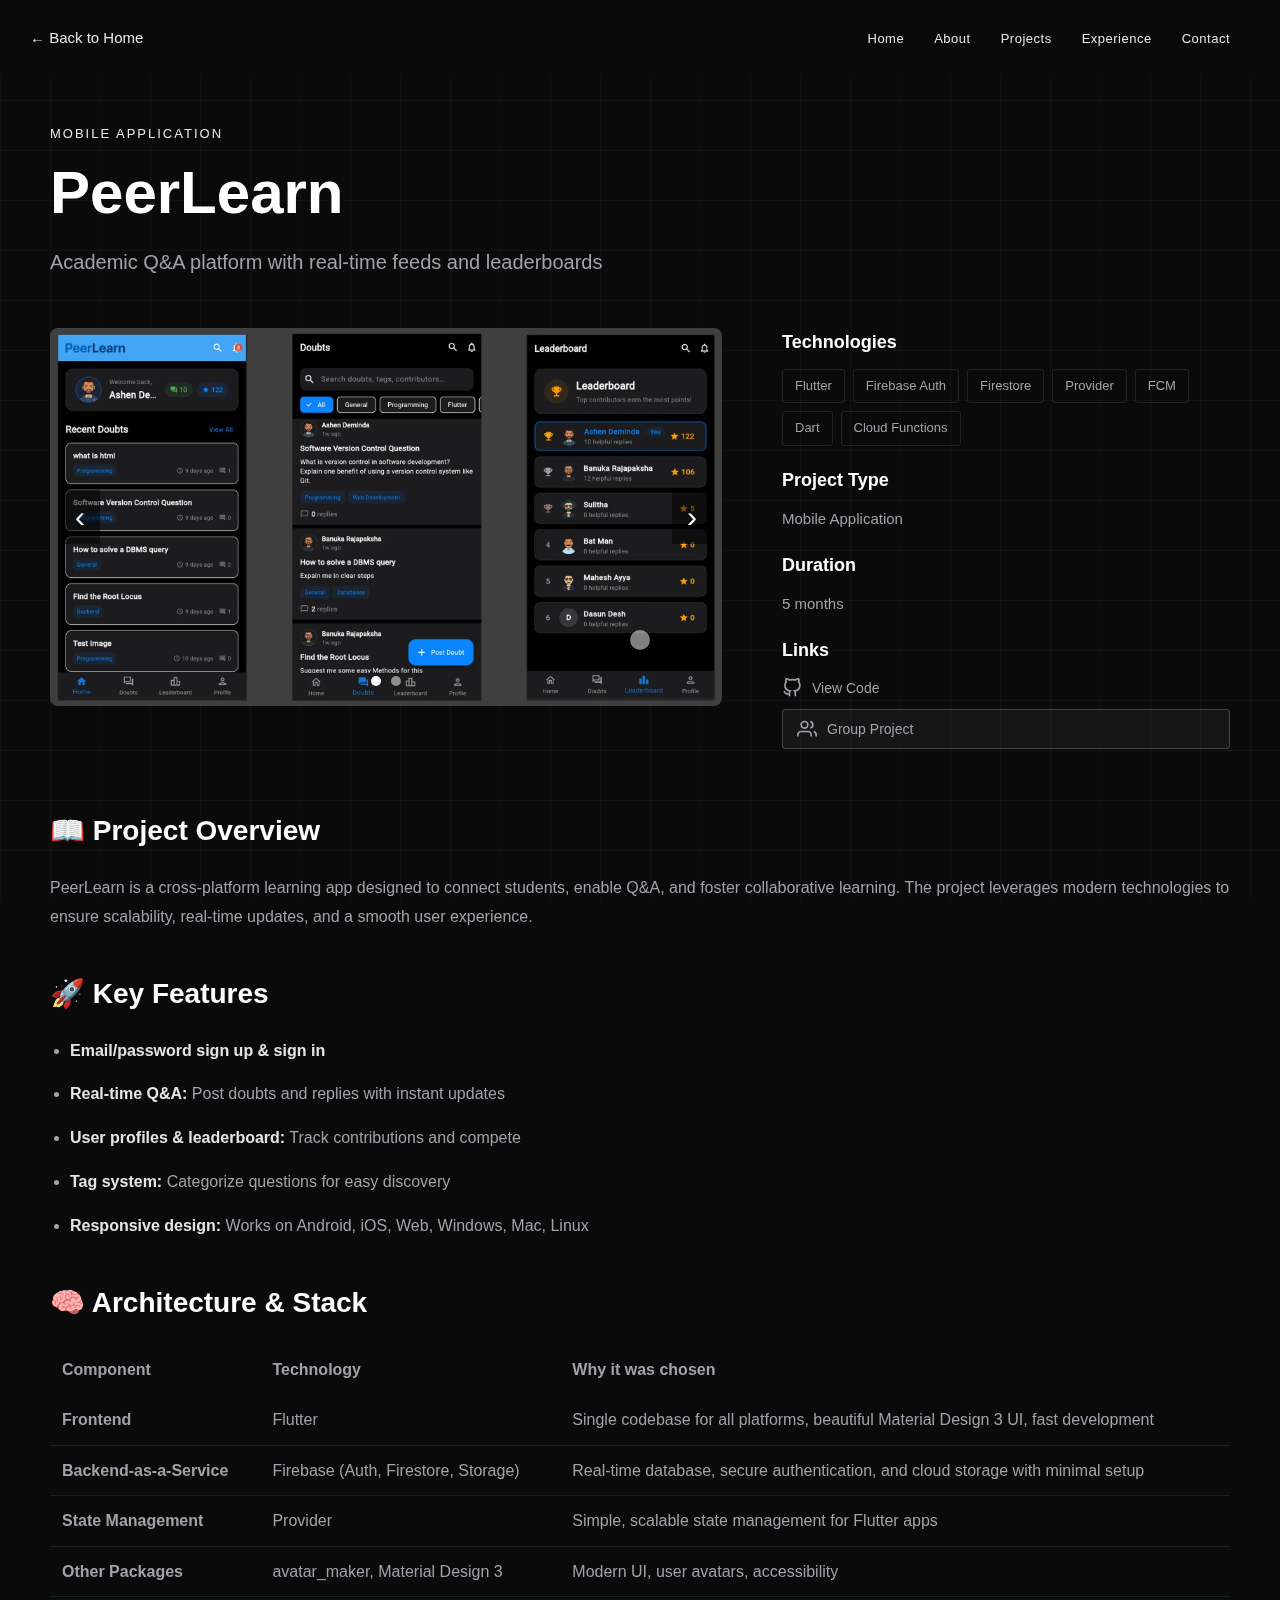
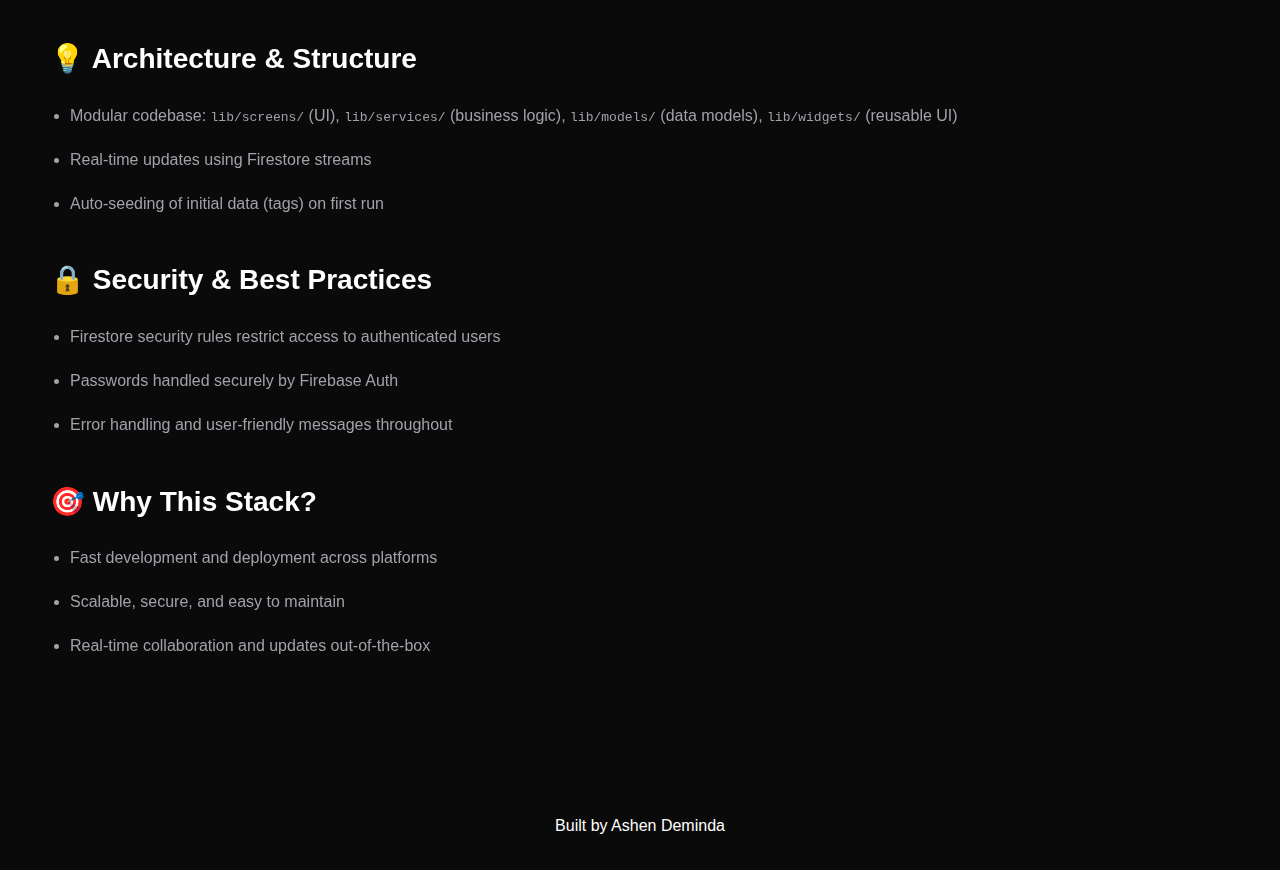
<file: projects/peerlearn.html>
<!DOCTYPE html>
<html lang="en">
<head>
    <meta charset="UTF-8">
    <meta name="viewport" content="width=device-width, initial-scale=1.0">
    <title>PeerLearn - Ashen Deminda</title>
    <link rel="stylesheet" href="../css/style.css">
    <link rel="stylesheet" href="../css/responsive.css">
</head>
<body>
    <div class="grid-background"></div>
    
    <header>
        <nav style="position:relative;">
            <a href="../projects.html" class="navbar-back-link" id="backLink">← Back to Projects</a>
            <ul class="nav-links">
                <li><a href="../index.html" class="nav-link">Home</a></li>
                <li><a href="../index.html#about" class="nav-link">About</a></li>
                <li><a href="../index.html#projects" class="nav-link">Projects</a></li>
                <li><a href="../index.html#experience" class="nav-link">Experience</a></li>
                <li><a href="../index.html#contact" class="nav-link">Contact</a></li>
            </ul>
        </nav>
    </header>

    <main>
        <section class="project-detail">
            <div class="container-detail">
                <div class="project-detail-header">
                    <span class="project-detail-category">Mobile Application</span>
                    <h1 class="project-detail-title">PeerLearn</h1>
                    <p class="project-detail-subtitle">Academic Q&A platform with real-time feeds and leaderboards</p>
                </div>

                <div class="project-detail-top">
                    <div class="project-detail-slideshow">
                        <div class="detail-slideshow">
                            <img src="../assets/images/PeerLearn/1.webp" alt="PeerLearn Screenshot 1" class="detail-slide active">
                            <img src="../assets/images/PeerLearn/2.webp" alt="PeerLearn Screenshot 2" class="detail-slide">
                            <button class="detail-prev" aria-label="Previous">‹</button>
                            <button class="detail-next" aria-label="Next">›</button>
                            <div class="detail-dots">
                                <span class="detail-dot active" data-slide="0"></span>
                                <span class="detail-dot" data-slide="1"></span>
                            </div>
                        </div>
                    </div>

                    <div class="project-detail-info">
                        <div class="detail-section">
                            <h3>Technologies</h3>
                            <ul class="tech-tags">
                                <li>Flutter</li>
                                <li>Firebase Auth</li>
                                <li>Firestore</li>
                                <li>Provider</li>
                                <li>FCM</li>
                                <li>Dart</li>
                                <li>Cloud Functions</li>
                            </ul>
                        </div>

                        <div class="detail-section">
                            <h3>Project Type</h3>
                            <p>Mobile Application</p>
                        </div>

                        <div class="detail-section">
                            <h3>Duration</h3>
                            <p>5 months</p>
                        </div>

                        <div class="detail-section">
                            <h3>Links</h3>
                            <div class="detail-links">
                                <a href="https://github.com/AshenDeminda" target="_blank" class="detail-link">
                                    <svg xmlns="http://www.w3.org/2000/svg" width="20" height="20" viewBox="0 0 24 24" fill="none" stroke="currentColor" stroke-width="2"><path d="M9 19c-5 1.5-5-2.5-7-3m14 6v-3.87a3.37 3.37 0 0 0-.94-2.61c3.14-.35 6.44-1.54 6.44-7A5.44 5.44 0 0 0 20 4.77 5.07 5.07 0 0 0 19.91 1S18.73.65 16 2.48a13.38 13.38 0 0 0-7 0C6.27.65 5.09 1 5.09 1A5.07 5.07 0 0 0 5 4.77a5.44 5.44 0 0 0-1.5 3.78c0 5.42 3.3 6.61 6.44 7A3.37 3.37 0 0 0 9 18.13V22"></path></svg>
                                    View Code
                                </a>
                                <span class="detail-badge">
                                    <svg xmlns="http://www.w3.org/2000/svg" width="20" height="20" viewBox="0 0 24 24" fill="none" stroke="currentColor" stroke-width="2"><path d="M17 21v-2a4 4 0 0 0-4-4H5a4 4 0 0 0-4 4v2"></path><circle cx="9" cy="7" r="4"></circle><path d="M23 21v-2a4 4 0 0 0-3-3.87"></path><path d="M16 3.13a4 4 0 0 1 0 7.75"></path></svg>
                                    Group Project
                                </span>
                            </div>
                        </div>
                    </div>
                </div>

                <div class="project-detail-content">
                    <div class="project-detail-main">
                        <h2>📖 Project Overview</h2>
                        <p>PeerLearn is a cross-platform learning app designed to connect students, enable Q&A, and foster collaborative learning. The project leverages modern technologies to ensure scalability, real-time updates, and a smooth user experience.</p>

                        <h2>🚀 Key Features</h2>
                        <ul>
                            <li><strong>Email/password sign up & sign in</strong></li>
                            <li><strong>Real-time Q&A:</strong> Post doubts and replies with instant updates</li>
                            <li><strong>User profiles & leaderboard:</strong> Track contributions and compete</li>
                            <li><strong>Tag system:</strong> Categorize questions for easy discovery</li>
                            <li><strong>Responsive design:</strong> Works on Android, iOS, Web, Windows, Mac, Linux</li>
                        </ul>

                        <h2>🧠 Architecture & Stack</h2>
                        <table style="width: 100%; border-collapse: collapse; margin: 20px 0;">
                            <thead>
                                <tr style="border-bottom: 2px solid var(--primary-color);">
                                    <th style="text-align: left; padding: 12px;">Component</th>
                                    <th style="text-align: left; padding: 12px;">Technology</th>
                                    <th style="text-align: left; padding: 12px;">Why it was chosen</th>
                                </tr>
                            </thead>
                            <tbody>
                                <tr style="border-bottom: 1px solid rgba(100, 255, 218, 0.1);">
                                    <td style="padding: 12px;"><strong>Frontend</strong></td>
                                    <td style="padding: 12px;">Flutter</td>
                                    <td style="padding: 12px;">Single codebase for all platforms, beautiful Material Design 3 UI, fast development</td>
                                </tr>
                                <tr style="border-bottom: 1px solid rgba(100, 255, 218, 0.1);">
                                    <td style="padding: 12px;"><strong>Backend-as-a-Service</strong></td>
                                    <td style="padding: 12px;">Firebase (Auth, Firestore, Storage)</td>
                                    <td style="padding: 12px;">Real-time database, secure authentication, and cloud storage with minimal setup</td>
                                </tr>
                                <tr style="border-bottom: 1px solid rgba(100, 255, 218, 0.1);">
                                    <td style="padding: 12px;"><strong>State Management</strong></td>
                                    <td style="padding: 12px;">Provider</td>
                                    <td style="padding: 12px;">Simple, scalable state management for Flutter apps</td>
                                </tr>
                                <tr style="border-bottom: 1px solid rgba(100, 255, 218, 0.1);">
                                    <td style="padding: 12px;"><strong>Other Packages</strong></td>
                                    <td style="padding: 12px;">avatar_maker, Material Design 3</td>
                                    <td style="padding: 12px;">Modern UI, user avatars, accessibility</td>
                                </tr>
                            </tbody>
                        </table>

                        <h2>💡 Architecture & Structure</h2>
                        <ul>
                            <li>Modular codebase: <code>lib/screens/</code> (UI), <code>lib/services/</code> (business logic), <code>lib/models/</code> (data models), <code>lib/widgets/</code> (reusable UI)</li>
                            <li>Real-time updates using Firestore streams</li>
                            <li>Auto-seeding of initial data (tags) on first run</li>
                        </ul>

                        <h2>🔒 Security & Best Practices</h2>
                        <ul>
                            <li>Firestore security rules restrict access to authenticated users</li>
                            <li>Passwords handled securely by Firebase Auth</li>
                            <li>Error handling and user-friendly messages throughout</li>
                        </ul>

                        <h2>🎯 Why This Stack?</h2>
                        <ul>
                            <li>Fast development and deployment across platforms</li>
                            <li>Scalable, secure, and easy to maintain</li>
                            <li>Real-time collaboration and updates out-of-the-box</li>
                        </ul>
                    </div>
                </div>
            </div>
        </section>
    </main>

    <footer>
        <p>Built by Ashen Deminda</p>
    </footer>

    <script src="../js/main.js"></script>
    <script>
        const backLink = document.getElementById('backLink');
        const params = new URLSearchParams(window.location.search);
        const from = params.get('from');
        
        if (from === 'projects') {
            backLink.href = '../projects.html';
            backLink.textContent = '← Back to Projects';
        } else {
            backLink.href = '../index.html';
            backLink.textContent = '← Back to Home';
        }
        
    </script>
</body>
</html>
</file>
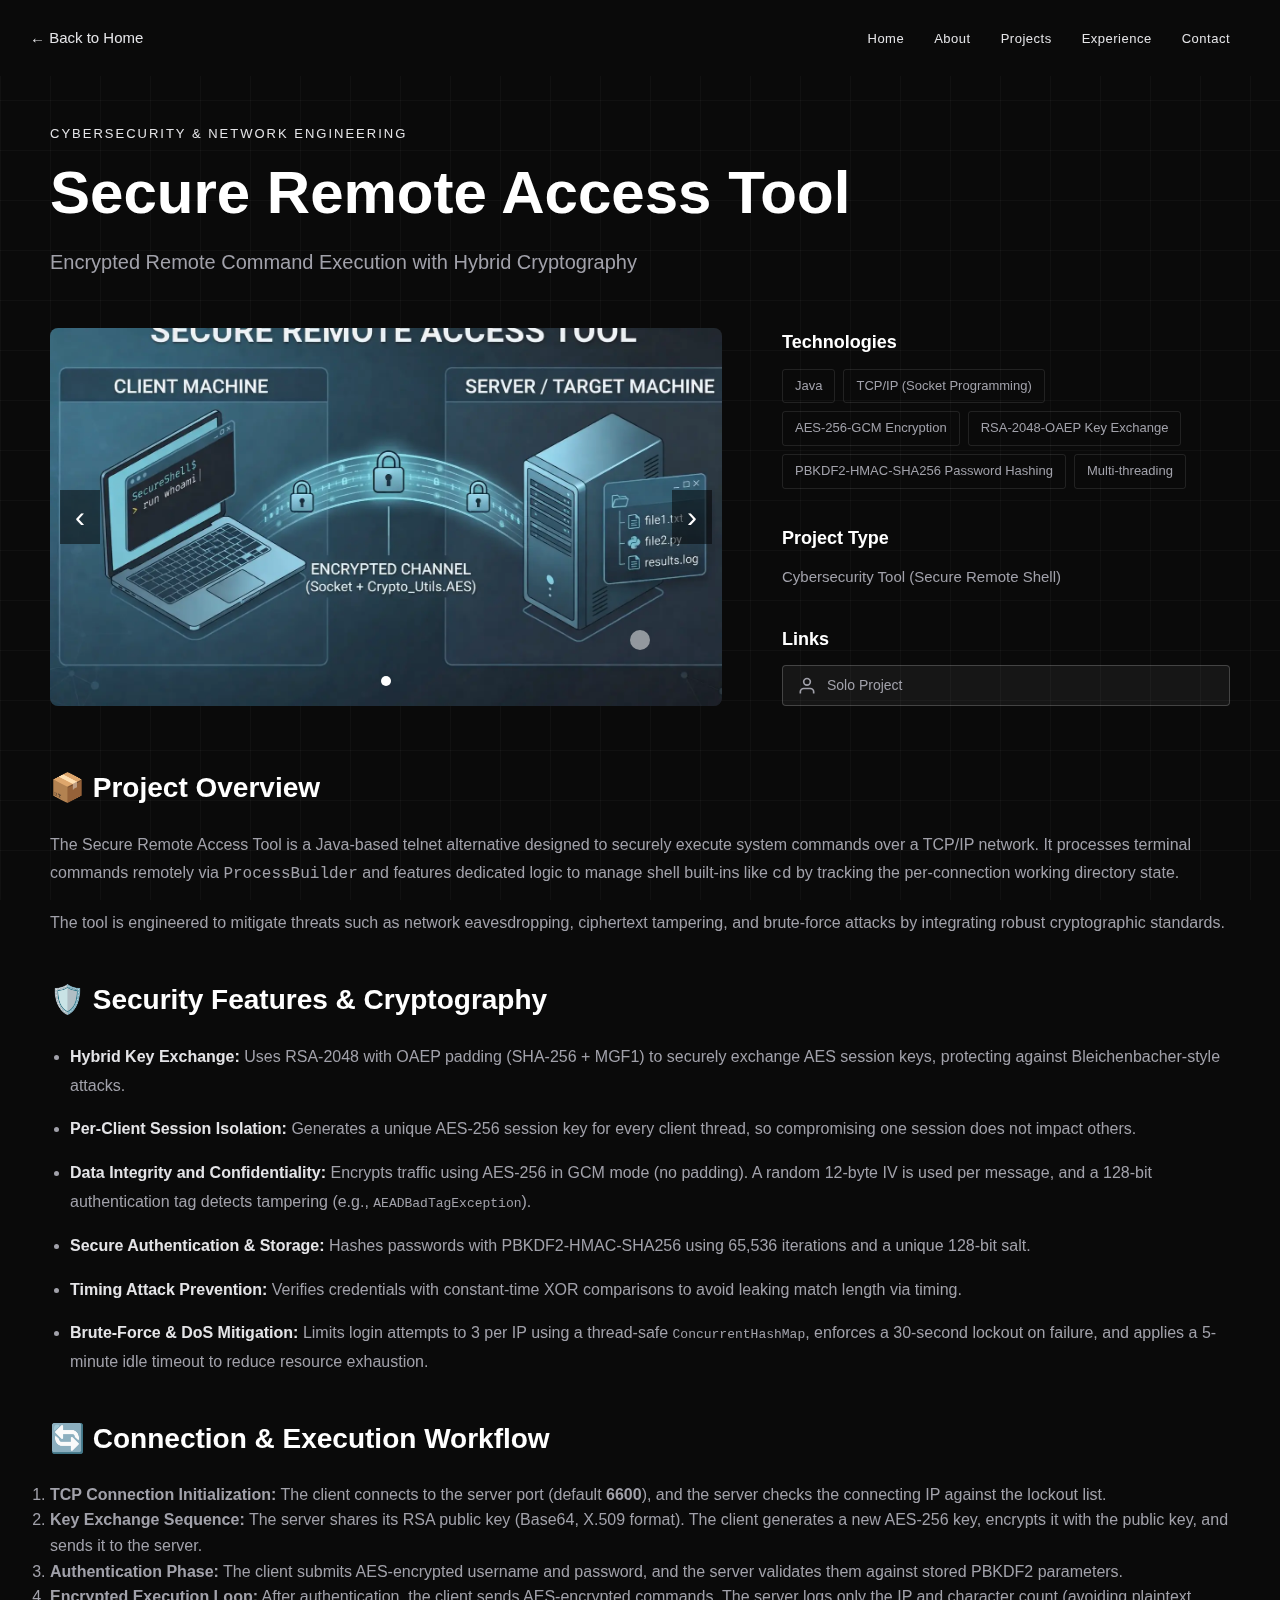
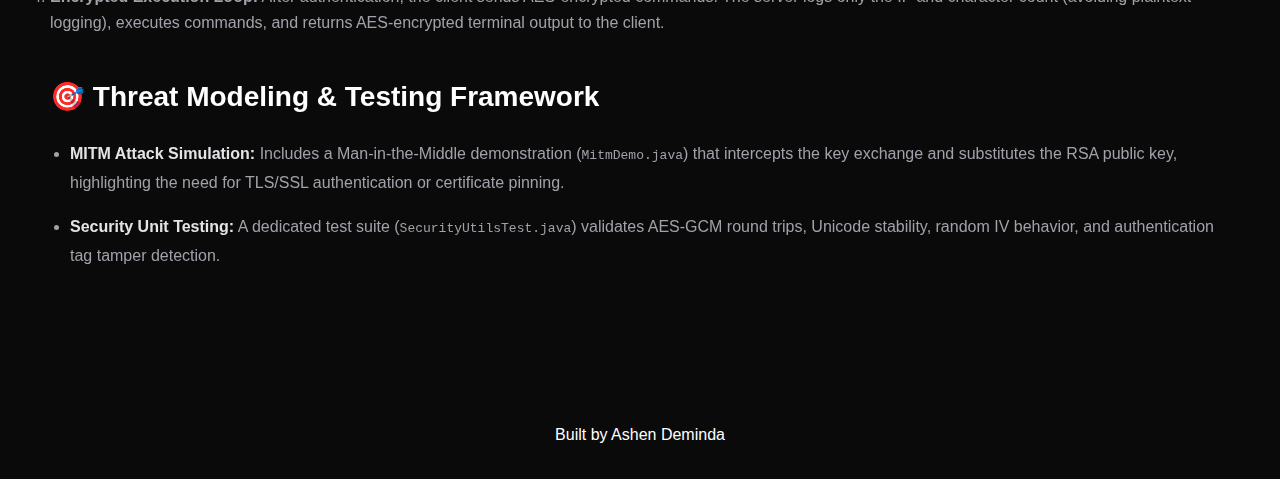
<file: projects/remote_access_tool.html>
<!DOCTYPE html>
<html lang="en">
<head>
    <meta charset="UTF-8">
    <meta name="viewport" content="width=device-width, initial-scale=1.0">
    <title>Secure Remote Access Tool - Ashen Deminda</title>
        <script>
            (function () {
                var BUILD = '20260225h';
                try {
                    if (location.protocol !== 'http:' && location.protocol !== 'https:') return;
                    var u = new URL(location.href);
                    if (u.searchParams.get('v') === BUILD) return;
                    if (sessionStorage.getItem('forcedBuildVersion') === BUILD) return;
                    u.searchParams.set('v', BUILD);
                    sessionStorage.setItem('forcedBuildVersion', BUILD);
                    location.replace(u.toString());
                } catch (e) {}
            })();
        </script>
        <link rel="stylesheet" href="../css/style.css?v=20260225h">
    <link rel="stylesheet" href="../css/responsive.css?v=20260225h">
</head>
<body>
    <div class="grid-background"></div>

    <header>
        <nav style="position:relative;">
            <button class="mobile-menu-btn" type="button" aria-label="Open menu" aria-controls="mobileSidebar" aria-expanded="false">
                <span class="mobile-menu-icon" aria-hidden="true"></span>
            </button>
            <a href="../projects.html" class="navbar-back-link" id="backLink">← Back to Projects</a>
            <ul class="nav-links">
                <li><a href="../index.html" class="nav-link">Home</a></li>
                <li><a href="../index.html#about" class="nav-link">About</a></li>
                <li><a href="../index.html#projects" class="nav-link">Projects</a></li>
                <li><a href="../index.html#experience" class="nav-link">Experience</a></li>
                <li><a href="../index.html#contact" class="nav-link">Contact</a></li>
            </ul>
        </nav>
    </header>

    <div class="mobile-sidebar-overlay" data-mobile-sidebar-overlay></div>
    <aside class="mobile-sidebar" id="mobileSidebar" aria-hidden="true">
        <button class="mobile-sidebar-close" type="button" aria-label="Close menu">×</button>
        <ul class="mobile-sidebar-links">
            <li><a href="../projects.html" class="nav-link">← Back to Projects</a></li>
            <li><a href="../index.html" class="nav-link">Home</a></li>
            <li><a href="../index.html#about" class="nav-link">About</a></li>
            <li><a href="../index.html#projects" class="nav-link">Projects</a></li>
            <li><a href="../index.html#experience" class="nav-link">Experience</a></li>
            <li><a href="../index.html#contact" class="nav-link">Contact</a></li>
        </ul>
    </aside>

    <main>
        <section class="project-detail">
            <div class="container-detail">
                <div class="project-detail-header">
                    <span class="project-detail-category">Cybersecurity &amp; Network Engineering</span>
                    <h1 class="project-detail-title">Secure Remote Access Tool</h1>
                    <p class="project-detail-subtitle">Encrypted Remote Command Execution with Hybrid Cryptography</p>
                </div>

                <div class="project-detail-top">
                    <div class="project-detail-slideshow">
                        <div class="detail-slideshow">
                            <img src="../assets/images/Remote_access_tool/1.webp" alt="Secure Remote Access Tool Screenshot 1" class="detail-slide active">
                            <!-- Only one image available -->
                            <button class="detail-prev" aria-label="Previous">‹</button>
                            <button class="detail-next" aria-label="Next">›</button>
                            <div class="detail-dots">
                                <span class="detail-dot active" data-slide="0"></span>
                            </div>
                        </div>
                    </div>

                    <div class="project-detail-info">
                        <div class="detail-section">
                            <h3>Technologies</h3>
                            <ul class="tech-tags">
                                <li>Java</li>
                                <li>TCP/IP (Socket Programming)</li>
                                <li>AES-256-GCM Encryption</li>
                                <li>RSA-2048-OAEP Key Exchange</li>
                                <li>PBKDF2-HMAC-SHA256 Password Hashing</li>
                                <li>Multi-threading</li>
                            </ul>
                        </div>

                        <div class="detail-section">
                            <h3>Project Type</h3>
                            <p>Cybersecurity Tool (Secure Remote Shell)</p>
                        </div>

                        <div class="detail-section">
                            <h3>Links</h3>
                            <div class="detail-links">
                                <span class="detail-badge">
                                    <svg xmlns="http://www.w3.org/2000/svg" width="20" height="20" viewBox="0 0 24 24" fill="none" stroke="currentColor" stroke-width="2"><path d="M20 21v-2a4 4 0 0 0-4-4H8a4 4 0 0 0-4 4v2"></path><circle cx="12" cy="7" r="4"></circle></svg>
                                    Solo Project
                                </span>
                            </div>
                        </div>
                    </div>
                </div>

                <div class="project-detail-content">
                    <div class="project-detail-main">
                        <h2>📦 Project Overview</h2>
                        <p>The Secure Remote Access Tool is a Java-based telnet alternative designed to securely execute system commands over a TCP/IP network. It processes terminal commands remotely via <code>ProcessBuilder</code> and features dedicated logic to manage shell built-ins like <code>cd</code> by tracking the per-connection working directory state.</p>
                        <p>The tool is engineered to mitigate threats such as network eavesdropping, ciphertext tampering, and brute-force attacks by integrating robust cryptographic standards.</p>

                        <h2>🛡️ Security Features &amp; Cryptography</h2>
                        <ul>
                            <li><strong>Hybrid Key Exchange:</strong> Uses RSA-2048 with OAEP padding (SHA-256 + MGF1) to securely exchange AES session keys, protecting against Bleichenbacher-style attacks.</li>
                            <li><strong>Per-Client Session Isolation:</strong> Generates a unique AES-256 session key for every client thread, so compromising one session does not impact others.</li>
                            <li><strong>Data Integrity and Confidentiality:</strong> Encrypts traffic using AES-256 in GCM mode (no padding). A random 12-byte IV is used per message, and a 128-bit authentication tag detects tampering (e.g., <code>AEADBadTagException</code>).</li>
                            <li><strong>Secure Authentication &amp; Storage:</strong> Hashes passwords with PBKDF2-HMAC-SHA256 using 65,536 iterations and a unique 128-bit salt.</li>
                            <li><strong>Timing Attack Prevention:</strong> Verifies credentials with constant-time XOR comparisons to avoid leaking match length via timing.</li>
                            <li><strong>Brute-Force &amp; DoS Mitigation:</strong> Limits login attempts to 3 per IP using a thread-safe <code>ConcurrentHashMap</code>, enforces a 30-second lockout on failure, and applies a 5-minute idle timeout to reduce resource exhaustion.</li>
                        </ul>

                        <h2>🔄 Connection &amp; Execution Workflow</h2>
                        <ol>
                            <li><strong>TCP Connection Initialization:</strong> The client connects to the server port (default <strong>6600</strong>), and the server checks the connecting IP against the lockout list.</li>
                            <li><strong>Key Exchange Sequence:</strong> The server shares its RSA public key (Base64, X.509 format). The client generates a new AES-256 key, encrypts it with the public key, and sends it to the server.</li>
                            <li><strong>Authentication Phase:</strong> The client submits AES-encrypted username and password, and the server validates them against stored PBKDF2 parameters.</li>
                            <li><strong>Encrypted Execution Loop:</strong> After authentication, the client sends AES-encrypted commands. The server logs only the IP and character count (avoiding plaintext logging), executes commands, and returns AES-encrypted terminal output to the client.</li>
                        </ol>

                        <h2>🎯 Threat Modeling &amp; Testing Framework</h2>
                        <ul>
                            <li><strong>MITM Attack Simulation:</strong> Includes a Man-in-the-Middle demonstration (<code>MitmDemo.java</code>) that intercepts the key exchange and substitutes the RSA public key, highlighting the need for TLS/SSL authentication or certificate pinning.</li>
                            <li><strong>Security Unit Testing:</strong> A dedicated test suite (<code>SecurityUtilsTest.java</code>) validates AES-GCM round trips, Unicode stability, random IV behavior, and authentication tag tamper detection.</li>
                        </ul>
                    </div>
                </div>
            </div>
        </section>
    </main>

    <footer>
        <p>Built by Ashen Deminda</p>
    </footer>

    <script src="../js/main.js?v=20260225h"></script>
    <script>
        const backLink = document.getElementById('backLink');
        const params = new URLSearchParams(window.location.search);
        const from = params.get('from');

        if (from === 'projects') {
            backLink.href = '../projects.html';
            backLink.textContent = '← Back to Projects';
        } else {
            backLink.href = '../index.html';
            backLink.textContent = '← Back to Home';
        }

    </script>
</body>
</html>
</file>
<file: css/responsive.css>
/* Tablet Styles */
@media (max-width: 768px) {
    .container {
        padding: 0 50px;
    }

    section {
        padding: 80px 50px;
    }

    .hero {
        padding: 110px 50px 0;
    }

    .social-sidebar {
        display: none;
    }

    /* Navigation */
    nav {
        padding: 20px 25px;
        justify-content: flex-start;
        gap: 14px;
    }

    .mobile-menu-btn {
        display: inline-flex;
        flex: 0 0 auto;
    }

    .mobile-sidebar,
    .mobile-sidebar-overlay {
        display: block;
    }

    .nav-links {
        display: none;
    }

    .navbar-back-link {
        display: none;
    }

    .nav-links {
        gap: 20px;
    }

    /* About */
    .about-content {
        grid-template-columns: 1fr;
    }

    .about-image {
        margin: 0 auto;
    }

    /* Projects */
    .projects-grid {
        grid-template-columns: 1fr;
        gap: 20px;
    }

    .project-card {
        height: 400px;
    }

    .project-card-content {
        padding: 25px;
    }

    .project-card-title {
        font-size: 24px;
    }

    .project-description {
        background-color: transparent;
        padding: 0;
    }

    /* Competitions */
    .competitions-grid {
        grid-template-columns: 1fr;
        gap: 20px;
    }

    .competition-card {
        height: 250px;
    }

    .competition-top {
        grid-template-columns: 1fr;
        gap: 40px;
    }
}

/* Mobile Styles */
@media (max-width: 480px) {
    .container {
        padding: 0 25px;
    }

    section {
        padding: 60px 25px;
    }

    .hero {
        padding: 110px 25px 0;
        min-height: 90vh;
    }

    /* Navigation */
    nav {
        padding: 12px 16px;
        justify-content: flex-start;
    }

    .nav-links {
        gap: 10px 14px;
        flex-wrap: wrap;
        justify-content: center;
        align-items: center;
        padding: 0;
        margin: 0;
    }

    .nav-link {
        font-size: 12px;
    }

    .resume-link {
        padding: 6px 10px;
    }

    /* Typography */
    .hero-title {
        font-size: 40px;
    }

    .hero-subtitle {
        font-size: 30px;
    }

    .hero-description {
        font-size: 16px;
    }

    .section-title {
        font-size: 24px;
    }

    .section-number {
        font-size: 18px;
    }

    /* About */
    .about-text p {
        font-size: 16px;
    }

    .about-image {
        display: none;
    }

    .tech-list {
        grid-template-columns: 1fr;
    }

    .img-wrapper img {
        width: 100%;
    }

    /* Projects */
    .project-tech-list {
        gap: 10px;
    }

    /* Experience */
    .job-description {
        padding-left: 20px;
    }

    /* Contact */
    .contact-content p {
        font-size: 16px;
    }

    /* Project Detail Pages */
    .project-detail {
        padding: 100px 25px 60px;
    }

    .project-detail-top {
        grid-template-columns: 1fr;
        gap: 40px;
    }

    .project-detail-content {
        gap: 30px;
    }

    .project-detail-sidebar {
        position: static;
    }

    .project-detail-title {
        font-size: 36px;
    }

    .project-detail-subtitle {
        font-size: 16px;
    }

    .detail-slideshow {
        aspect-ratio: 4/3;
    }
}
</file>
<file: css/style.css>
/* Reset and Base Styles */
* {
    margin: 0;
    padding: 0;
    box-sizing: border-box;
}

:root {
    --bg-dark: #0a0a0a;
    --bg-darker: #000000;
    --text-primary: #e4e4e7;
    --text-secondary: #a1a1aa;
    --accent: #ffffff;
    --grid-color: rgba(255, 255, 255, 0.03);
    --transition: all 0.25s cubic-bezier(0.645, 0.045, 0.355, 1);
}

html {
    scroll-behavior: smooth;
}

body {
    font-family: 'Segoe UI', -apple-system, BlinkMacSystemFont, 'Roboto', 'Helvetica Neue', sans-serif;
    line-height: 1.6;
    color: var(--text-secondary);
    background-color: var(--bg-dark);
    position: relative;
    overflow-x: hidden;
    cursor: auto;
}

a, button, .nav-link, .btn-outline {
    cursor: auto;
}

/* Grid Background */
.grid-background {
    position: fixed;
    top: 0;
    left: 0;
    width: 100%;
    height: 100%;
    background-image: 
        linear-gradient(var(--grid-color) 1px, transparent 1px),
        linear-gradient(90deg, var(--grid-color) 1px, transparent 1px);
    background-size: 50px 50px;
    pointer-events: none;
    z-index: 0;
}

.container {
    max-width: 1400px;
    margin: 0 auto;
    padding: 0 50px;
}

/* Header & Navigation */
header {
    position: fixed;
    top: 0;
    width: 100%;
    background-color: rgba(10, 10, 10, 0.85);
    backdrop-filter: blur(10px);
    z-index: 1000;
    transition: var(--transition);
}

nav {
    display: flex;
    justify-content: flex-end;
    align-items: center;
    padding: 25px 50px;
    max-width: 1600px;
    margin: 0 auto;
}

.nav-links {
    display: flex;
    list-style: none;
    gap: 30px;
    align-items: center;
    padding: 0;
    margin: 0;
}

.nav-link {
    text-decoration: none;
    color: var(--text-primary);
    font-size: 13px;
    font-weight: 400;
    letter-spacing: 0.5px;
    transition: var(--transition);
    position: relative;
}

.nav-link:hover {
    color: var(--accent);
}

.resume-link {
    border: 1px solid var(--text-primary);
    padding: 8px 15px;
    border-radius: 4px;
}

.resume-link:hover {
    background-color: rgba(255, 255, 255, 0.1);
}

/* Mobile Sidebar Navigation (base styles; visibility handled in responsive.css) */
.mobile-menu-btn {
    display: none;
    width: 40px;
    height: 40px;
    border: 1px solid rgba(255, 255, 255, 0.18);
    border-radius: 6px;
    background: transparent;
    color: var(--text-primary);
    align-items: center;
    justify-content: center;
    padding: 0;
}

.mobile-menu-icon {
    position: relative;
    width: 18px;
    height: 2px;
    background: currentColor;
    display: block;
}

.mobile-menu-icon::before,
.mobile-menu-icon::after {
    content: "";
    position: absolute;
    left: 0;
    width: 18px;
    height: 2px;
    background: currentColor;
}

.mobile-menu-icon::before {
    top: -6px;
}

.mobile-menu-icon::after {
    top: 6px;
}

.mobile-sidebar-overlay {
    display: none;
    position: fixed;
    inset: 0;
    background: rgba(0, 0, 0, 0.6);
    opacity: 0;
    pointer-events: none;
    transition: var(--transition);
    z-index: 1100;
}

.mobile-sidebar {
    display: none;
    position: fixed;
    top: 0;
    left: 0;
    height: 100vh;
    width: min(320px, 82vw);
    background-color: rgba(10, 10, 10, 0.95);
    backdrop-filter: blur(10px);
    border-right: 1px solid rgba(255, 255, 255, 0.08);
    transform: translateX(-100%);
    transition: var(--transition);
    z-index: 1200;
    padding: 18px 18px 28px;
}

.mobile-sidebar-close {
    margin-left: auto;
    width: 40px;
    height: 40px;
    border: 1px solid rgba(255, 255, 255, 0.18);
    border-radius: 6px;
    background: transparent;
    color: var(--text-primary);
    font-size: 24px;
    line-height: 1;
    display: flex;
    align-items: center;
    justify-content: center;
}

.mobile-sidebar-links {
    list-style: none;
    padding: 20px 0 0;
    margin: 0;
    display: flex;
    flex-direction: column;
    gap: 14px;
}

.mobile-sidebar-links .nav-link {
    display: inline-block;
    font-size: 16px;
    padding: 10px 6px;
}

body.sidebar-open {
    overflow: hidden;
}

body.sidebar-open .mobile-sidebar {
    transform: translateX(0);
}

body.sidebar-open .mobile-sidebar-overlay {
    opacity: 1;
    pointer-events: auto;
}

/* Main Content */
main {
    position: relative;
    z-index: 1;
    padding-top: 0px
}

/* Hero Section */
.hero {
    min-height: 100vh;
    display: flex;
    align-items: center;
    padding: 50px 50px 0;
    position: relative;
}

.hero-content {
    max-width: 1400px;
}

.intro-text {
    color: var(--text-primary);
    font-size: 16px;
    margin-bottom: 20px;
    font-weight: 400;
}

.hero-title {
    font-size: clamp(40px, 8vw, 80px);
    font-weight: 700;
    color: var(--accent);
    margin: 0;
    line-height: 1.1;
}

.hero-subtitle {
    font-size: clamp(30px, 6vw, 60px);
    font-weight: 700;
    color: var(--text-secondary);
    margin: 10px 0;
    line-height: 1.1;
}

.hero-description {
    margin-top: 25px;
    max-width: 900px;
    font-size: 18px;
    line-height: 1.8;
    color: var(--text-secondary);
}

/* Buttons */
.btn-outline {
    display: inline-block;
    margin-top: 50px;
    padding: 18px 28px;
    border: 1px solid var(--accent);
    color: var(--accent);
    text-decoration: none;
    border-radius: 4px;
    font-size: 14px;
    transition: var(--transition);
    background-color: transparent;
}

.btn-outline:hover {
    background-color: rgba(255, 255, 255, 0.1);
}

/* Social Sidebar */
.social-sidebar {
    position: fixed;
    bottom: 0;
    left: 10px;
    right: auto;
    z-index: 100;
    display: flex;
    flex-direction: column;
    align-items: center;
    gap: 20px;
}

.social-sidebar a {
    color: var(--text-secondary);
    transition: var(--transition);
    padding: 10px;
    display: flex;
    align-items: center;
    justify-content: center;
}

.social-sidebar a:hover {
    color: var(--accent);
    transform: translateY(-3px);
}

.social-line {
    width: 1px;
    height: 90px;
    background-color: var(--text-secondary);
}

/* Sections */
section {
    padding: 100px 50px;
    max-width: 1400px;
    margin: 0 auto;
}

.section-title {
    display: flex;
    align-items: center;
    font-size: clamp(26px, 5vw, 32px);
    font-weight: 700;
    color: var(--accent);
    margin-bottom: 40px;
    white-space: nowrap;
}

/* About Section */
.about-content {
    display: grid;
    grid-template-columns: 3fr 2fr;
    gap: 50px;
}

.about-text p {
    margin-bottom: 15px;
    font-size: 18px;
    color: var(--text-secondary);
    line-height: 1.8;
}

.tech-list {
    display: grid;
    grid-template-columns: repeat(2, minmax(140px, 200px));
    gap: 10px;
    padding: 0;
    margin: 20px 0;
    list-style: none;
}

.tech-list li {
    position: relative;
    padding-left: 20px;
    font-size: 14px;
    color: var(--text-secondary);
}

.tech-list li:before {
    content: "▹";
    position: absolute;
    left: 0;
    color: var(--text-primary);
}

.about-image {
    position: relative;
    max-width: 300px;
}

.img-wrapper {
    position: relative;
    border-radius: 4px;
    overflow: hidden;
}

.img-wrapper img {
    width: 100%;
    border-radius: 4px;
    /* Remove grayscale for color image */
    filter: none;
    transition: var(--transition);
}

.img-wrapper::before {
    content: '';
    position: absolute;
    width: 100%;
    height: 100%;
    top: 0;
    left: 0;
    pointer-events: none;
    border-radius: 4px;
    background: linear-gradient(
        to bottom,
        rgba(10, 10, 10, 0.95) 0%,
        rgba(10, 10, 10, 0.85) 50%,
        rgba(10, 10, 10, 0.95) 100%
    );
    z-index: 2;
    transition: opacity 0.3s ease;
    opacity: 1;
}

.img-wrapper:hover::before {
    opacity: 0;
}

.img-wrapper:hover img {
    transform: scale(1.05);
}

/* Experience Section */
.experience-content {
    max-width: 700px;
}

.job {
    margin-bottom: 40px;
}

.job-title {
    color: var(--accent);
    font-size: 20px;
    margin-bottom: 5px;
}

.company {
    color: var(--text-primary);
}

.job-date {
    color: var(--text-secondary);
    font-size: 14px;
    margin-bottom: 20px;
}

.job-description {
    padding-left: 30px;
}

.job-description li {
    color: var(--text-secondary);
    margin-bottom: 10px;
    font-size: 16px;
    line-height: 1.7;
}

.job-description li::marker {
    color: var(--text-primary);
}

/* Contact Section */
.contact {
    text-align: left;
}

.contact-content {
    margin-top: 20px;
    max-width: 700px;
}

.contact-content p {
    font-size: 18px;
    color: var(--text-secondary);
    line-height: 1.7;
    margin-bottom: 40px;
}

/* Contact Modal */
.contact-modal {
    position: fixed;
    top: 0;
    left: 0;
    width: 100vw;
    height: 100vh;
    z-index: 2000;
    display: flex;
    align-items: center;
    justify-content: center;
    transition: opacity 0.2s;
    opacity: 0;
    pointer-events: none;
}
.contact-modal.open {
    opacity: 1;
    pointer-events: auto;
}
.contact-modal-backdrop {
    position: absolute;
    top: 0;
    left: 0;
    width: 100vw;
    height: 100vh;
    background: rgba(10,10,10,0.85);
    z-index: 1;
}
.contact-modal-content {
    position: fixed;
    top: 50%;
    left: 50%;
    transform: translate(-50%, -50%);
    z-index: 2002;
    background: var(--bg-dark);
    border-radius: 16px;
    box-shadow: 0 8px 40px rgba(0,0,0,0.45);
    padding: 48px 48px 40px 48px;
    min-width: 400px;
    max-width: 98vw;
    width: 100%;
    max-width: 640px;
    display: flex;
    flex-direction: column;
    align-items: center;
    animation: modalFadeIn 0.28s ease-out both;
    border: 1.6px solid rgba(230,230,235,0.18);
    outline: 3px solid rgba(255,255,255,0.10);
    outline-offset: 0px;
    box-sizing: border-box;
}
.contact-modal-close {
    position: absolute;
    top: 18px;
    right: 18px;
    background: none;
    border: none;
    color: var(--text-secondary);
    font-size: 2rem;
    cursor: pointer;
    z-index: 3;
    transition: color 0.2s;
}
.contact-modal-close:hover {
    color: var(--accent);
}
.contact-modal-form {
    width: 100%;
    display: flex;
    flex-direction: column;
    gap: 18px;
}
.contact-modal-form input,
.contact-modal-form textarea {
    background: var(--bg-darker);
    border: 1px solid rgba(255,255,255,0.08);
    color: var(--text-primary);
    border-radius: 4px;
    padding: 12px 14px;
    font-size: 15px;
    outline: none;
    transition: border 0.2s;
    resize: none;
}
.contact-modal-form input:focus,
.contact-modal-form textarea:focus {
    border: 1.5px solid var(--accent);
}
.contact-modal-form textarea {
    min-height: 90px;
    max-height: 200px;
}
.contact-modal-form button[type="submit"] {
    align-self: flex-end;
}


.contact-details {
    display: flex;
    flex-direction: column;
    gap: 18px;
    margin-bottom: 40px;
    padding-left: 0;
    list-style: none;
}

.contact-details li {
    font-size: 16px;
    color: var(--text-secondary);
    display: flex;
    align-items: center;
    gap: 10px;
}

.contact-details li strong {
    color: var(--accent);
    font-weight: 500;
    min-width: 80px;
}

.contact-details a {
    color: var(--text-primary);
    text-decoration: none;
    transition: var(--transition);
    word-break: break-all;
}

.contact-details a:hover {
    color: var(--accent);
    text-decoration: underline;
}


/* Page Header */
.page-header {
    background: linear-gradient(135deg, var(--primary-color) 0%, var(--secondary-color) 100%);
    color: white;
    text-align: center;
    padding: 4rem 2rem;
}

.page-header h1 {
    font-size: 2.5rem;
    margin-bottom: 0.5rem;
}

.page-header p {
    font-size: 1.2rem;
}

/* Projects Section */
.projects {
    padding: 100px 50px;
}

.projects-grid {
    display: grid;
    grid-template-columns: repeat(2, 1fr);
    gap: 30px;
    margin-top: 50px;
}

.project-card {
    position: relative;
    display: block;
    height: 350px;
    border-radius: 8px;
    overflow: hidden;
    text-decoration: none;
    cursor: auto;
    transition: transform 0.3s ease;
}

.project-card:hover {
    transform: translateY(-5px);
}

.project-card-image {
    position: absolute;
    top: 0;
    left: 0;
    width: 100%;
    height: 100%;
    z-index: 1;
}

.project-card-image img {
    width: 100%;
    height: 100%;
    object-fit: cover;
    transition: var(--transition);
}

.project-card-overlay {
    position: absolute;
    top: 0;
    left: 0;
    width: 100%;
    height: 100%;
    background: linear-gradient(
        to bottom,
        rgba(10, 10, 10, 0.95) 0%,
        rgba(10, 10, 10, 0.85) 50%,
        rgba(10, 10, 10, 0.95) 100%
    );
    z-index: 2;
    transition: opacity 0.3s ease;
}

.project-card:hover .project-card-overlay {
    opacity: 0;
}

.project-card:hover .project-card-image img {
    transform: scale(1.05);
}

.project-card-content {
    position: relative;
    z-index: 3;
    padding: 35px;
    height: 100%;
    display: flex;
    flex-direction: column;
    justify-content: flex-end;
}

.project-card-category {
    color: var(--text-primary);
    font-size: 12px;
    text-transform: uppercase;
    letter-spacing: 1.5px;
    margin-bottom: 10px;
    font-weight: 500;
}

.project-card-title {
    color: var(--accent);
    font-size: clamp(24px, 3vw, 32px);
    font-weight: 700;
    margin: 0 0 15px 0;
    line-height: 1.2;
}

.project-card-desc {
    color: var(--text-secondary);
    font-size: 15px;
    line-height: 1.6;
    margin-bottom: 20px;
}

.project-card-tech {
    display: flex;
    flex-wrap: wrap;
    gap: 12px;
    list-style: none;
    padding: 0;
    margin: 0;
}

.project-card-tech li {
    color: var(--text-secondary);
    font-size: 12px;
    padding: 6px 12px;
    border: 1px solid rgba(255, 255, 255, 0.1);
    border-radius: 3px;
    transition: var(--transition);
}

.project-card:hover .project-card-tech li {
    border-color: rgba(255, 255, 255, 0.3);
}

.projects-cta {
    text-align: center;
    margin-top: 60px;
}

/* Competitions Section */
.competitions {
    padding: 100px 50px;
}

.competitions-grid {
    display: grid;
    grid-template-columns: repeat(3, 1fr);
    gap: 25px;
    margin-top: 50px;
}

.competition-card {
    position: relative;
    display: block;
    height: 280px;
    border-radius: 8px;
    overflow: hidden;
    text-decoration: none;
    cursor: auto;
    transition: transform 0.3s ease;
}

.competition-card:hover {
    transform: translateY(-5px);
}

.competition-card-image {
    position: absolute;
    top: 0;
    left: 0;
    width: 100%;
    height: 100%;
    z-index: 1;
}

.competition-card-image img {
    width: 100%;
    height: 100%;
    object-fit: cover;
    transition: var(--transition);
}

.competition-card:hover .competition-card-image img {
    transform: scale(1.05);
}

.competition-card-overlay {
    position: absolute;
    top: 0;
    left: 0;
    width: 100%;
    height: 100%;
    background: linear-gradient(
        to bottom,
        rgba(10, 10, 10, 0.95) 0%,
        rgba(10, 10, 10, 0.85) 50%,
        rgba(10, 10, 10, 0.95) 100%
    );
    z-index: 2;
    transition: opacity 0.3s ease;
}

.competition-card:hover .competition-card-overlay {
    opacity: 0;
}

.competition-card-content {
    position: absolute;
    bottom: 0;
    left: 0;
    right: 0;
    padding: 25px;
    z-index: 3;
}

.competition-card-rank {
    display: inline-block;
    color: var(--accent);
    font-size: 12px;
    font-weight: 600;
    text-transform: uppercase;
    letter-spacing: 1px;
    margin-bottom: 8px;
}

.competition-card-title {
    color: var(--accent);
    font-size: 20px;
    font-weight: 600;
    margin: 0 0 8px 0;
    transition: var(--transition);
}

.competition-card:hover .competition-card-title {
    color: var(--text-primary);
}

.competition-card-desc {
    color: var(--text-secondary);
    font-size: 13px;
    line-height: 1.5;
    margin: 0;
}

/* Footer */
footer {
    background-color: var(--text-color);
    color: white;
    text-align: center;
    padding: 2rem;
}

/* Project Detail Pages */
.project-detail {
    padding: 120px 50px 100px;
    min-height: 100vh;
    animation: fadeInUp 0.8s ease-out;
}

.container-detail {
    max-width: 1200px;
    margin: 0 auto;
}

.back-link {
    display: inline-flex;
    align-items: center;
    color: var(--text-primary);
    text-decoration: none;
    font-size: 14px;
    margin-bottom: 40px;
    transition: var(--transition);
}

.back-link:hover {
    color: var(--accent);
    transform: translateX(-5px);
}

.project-detail-header {
    margin-bottom: 50px;
}

.project-detail-category {
    display: inline-block;
    color: var(--text-primary);
    font-size: 13px;
    text-transform: uppercase;
    letter-spacing: 2px;
    margin-bottom: 15px;
}

.project-detail-title {
    color: var(--accent);
    font-size: clamp(40px, 6vw, 60px);
    font-weight: 700;
    margin: 0 0 20px 0;
    line-height: 1.1;
}

.project-detail-subtitle {
    color: var(--text-secondary);
    font-size: 20px;
    line-height: 1.6;
    max-width: 800px;
}

.project-detail-gallery {
    display: grid;
    grid-template-columns: 1fr;
    gap: 20px;
    margin-bottom: 60px;
}

.project-detail-gallery img {
    width: 100%;
    border-radius: 8px;
    transition: var(--transition);
}

.project-detail-gallery img:hover {
    transform: translateY(-5px);
    box-shadow: 0 20px 40px rgba(0, 0, 0, 0.5);
}

/* Detail Page Top Section (Slideshow + Info) */
.project-detail-top {
    display: grid;
    grid-template-columns: 1.5fr 1fr;
    gap: 60px;
    margin-bottom: 60px;
}

.project-detail-slideshow {
    position: relative;
    height: 100%;
}

.detail-slideshow {
    position: relative;
    width: 100%;
    aspect-ratio: 16/9;
    border-radius: 8px;
    overflow: hidden;
    background: rgba(255, 255, 255, 0.05);
}

.detail-slide {
    position: absolute;
    top: 0;
    left: 0;
    width: 100%;
    height: 100%;
    object-fit: cover;
    opacity: 0;
    visibility: hidden;
    transition: opacity 0.5s ease-in-out, visibility 0s 0.5s;
}

.detail-slide.active {
    opacity: 1;
    visibility: visible;
    transition: opacity 0.5s ease-in-out, visibility 0s 0s;
}

.detail-prev,
.detail-next {
    position: absolute;
    top: 50%;
    transform: translateY(-50%);
    background: rgba(0, 0, 0, 0.5);
    color: white;
    border: none;
    font-size: 30px;
    padding: 10px 15px;
    cursor: auto;
    transition: var(--transition);
    z-index: 2;
}

.detail-prev:hover,
.detail-next:hover {
    background: rgba(0, 0, 0, 0.8);
}

.detail-prev {
    left: 10px;
}

.detail-next {
    right: 10px;
}

.detail-dots {
    position: absolute;
    bottom: 20px;
    left: 50%;
    transform: translateX(-50%);
    display: flex;
    gap: 10px;
    z-index: 2;
}

.detail-dot {
    width: 10px;
    height: 10px;
    border-radius: 50%;
    background: rgba(255, 255, 255, 0.5);
    cursor: auto;
    transition: var(--transition);
}

/* Custom cursor is desktop-only (mouse/trackpad) */
@media (hover: hover) and (pointer: fine) {
    body {
        cursor: none;
    }

    a, button, .nav-link, .btn-outline,
    .project-card, .competition-card,
    .detail-prev, .detail-next, .detail-dot {
        cursor: none !important;
    }
}

.detail-dot.active {
    background: white;
}

.project-detail-info {
    display: flex;
    flex-direction: column;
    gap: 20px;
    height: 100%;
    justify-content: space-between;
}

.project-detail-content {
    display: block;
}

.project-detail-main h2 {
    color: var(--accent);
    font-size: 28px;
    margin: 40px 0 20px 0;
}

.project-detail-main h2:first-child {
    margin-top: 0;
}

.project-detail-main p {
    color: var(--text-secondary);
    font-size: 16px;
    line-height: 1.8;
    margin-bottom: 20px;
}

.project-detail-main ul {
    color: var(--text-secondary);
    line-height: 1.8;
    margin-bottom: 20px;
    padding-left: 20px;
}

.project-detail-main ul li {
    margin-bottom: 15px;
}

.project-detail-main ul li strong {
    color: var(--text-primary);
}

.project-detail-content h2 {
    color: var(--accent);
    font-size: 28px;
    margin: 40px 0 20px 0;
}

.project-detail-content h2:first-child {
    margin-top: 0;
}

.project-detail-content p {
    color: var(--text-secondary);
    font-size: 16px;
    line-height: 1.8;
    margin-bottom: 20px;
}

.project-detail-content ul {
    color: var(--text-secondary);
    line-height: 1.8;
    margin-bottom: 20px;
    padding-left: 20px;
}

.project-detail-content ul li {
    margin-bottom: 15px;
}

.project-detail-content ul li strong {
    color: var(--text-primary);
}

.project-detail-sidebar {
    position: sticky;
    top: 100px;
    height: fit-content;
}

.detail-section {
    margin-bottom: 0;
}

.detail-section h3 {
    color: var(--accent);
    font-size: 18px;
    margin-bottom: 12px;
}

.detail-section p {
    color: var(--text-secondary);
    font-size: 15px;
    line-height: 1.6;
}

.tech-tags {
    display: flex;
    flex-wrap: wrap;
    gap: 8px;
    list-style: none;
    padding: 0;
    margin: 0;
}

.tech-tags li {
    color: var(--text-secondary);
    font-size: 13px;
    padding: 6px 12px;
    border: 1px solid rgba(255, 255, 255, 0.1);
    border-radius: 3px;
}

.detail-links {
    display: flex;
    flex-direction: column;
    gap: 10px;
}

.detail-link {
    display: inline-flex;
    align-items: center;
    gap: 10px;
    color: var(--text-secondary);
    text-decoration: none;
    font-size: 14px;
    transition: var(--transition);
}

.detail-link:hover {
    color: var(--accent);
}

.detail-link svg {
    flex-shrink: 0;
}

.detail-badge {
    display: inline-flex;
    align-items: center;
    gap: 10px;
    color: var(--text-secondary);
    font-size: 14px;
    padding: 8px 14px;
    border: 1px solid rgba(255, 255, 255, 0.2);
    border-radius: 4px;
    background: rgba(255, 255, 255, 0.05);
}

.detail-badge svg {
    flex-shrink: 0;
}

/* Competitions Detail Page */
.competitions-detail {
    padding: 120px 50px 60px;
    min-height: 100vh;
    background-color: var(--bg-dark);
    position: relative;
    z-index: 1;
    animation: fadeInUp 0.8s ease-out;
}

@keyframes fadeInUp {
    from {
        opacity: 0;
        transform: translateY(30px);
    }
    to {
        opacity: 1;
        transform: translateY(0);
    }
}

@keyframes modalFadeIn {
    from {
        opacity: 0;
        transform: translate(-50%, -40%);
    }
    to {
        opacity: 1;
        transform: translate(-50%, -50%);
    }
}

.competitions-detail-header {
    margin-bottom: 60px;
}

.competitions-detail-category {
    display: inline-block;
    color: var(--text-primary);
    font-size: 13px;
    text-transform: uppercase;
    letter-spacing: 2px;
    margin-bottom: 15px;
}

.competitions-detail-title {
    color: var(--accent);
    font-size: clamp(40px, 6vw, 60px);
    font-weight: 700;
    margin: 0 0 20px 0;
    line-height: 1.1;
}

.competitions-detail-subtitle {
    color: var(--text-secondary);
    font-size: 20px;
    line-height: 1.6;
    max-width: 800px;
}

.competition-item {
    margin-bottom: 80px;
    padding-bottom: 80px;
    border-bottom: 1px solid rgba(255, 255, 255, 0.1);
}

.competition-item:last-child {
    border-bottom: none;
    margin-bottom: 0;
    padding-bottom: 0;
}

.competition-top {
    display: grid;
    grid-template-columns: 1.5fr 1fr;
    gap: 60px;
}

.competition-slideshow {
    position: relative;
    height: 100%;
}

.competition-info {
    display: flex;
    flex-direction: column;
    gap: 20px;
    height: 100%;
    justify-content: space-between;
}

.competition-name {
    color: var(--accent);
    font-size: 32px;
    font-weight: 700;
    margin: 0 0 10px 0;
}

.competition-rank {
    color: var(--text-primary);
    font-size: 18px;
    font-weight: 600;
    margin: 0;
}

.competitions-cta {
    text-align: center;
    margin-top: 50px;
}

/* Project Detail Grid for projects.html */
.projects-grid-detail {
    display: grid;
    grid-template-columns: repeat(auto-fit, minmax(320px, 1fr));
    gap: 32px;
    margin-top: 40px;
}
.project-card-detail {
    display: flex;
    flex-direction: column;
    background: var(--background-secondary);
    border-radius: 10px;
    overflow: hidden;
    box-shadow: 0 4px 24px rgba(0,0,0,0.12);
    text-decoration: none;
    transition: transform 0.2s, box-shadow 0.2s;
    position: relative;
}
.project-card-detail:hover {
    transform: translateY(-6px) scale(1.02);
    box-shadow: 0 8px 32px rgba(0,0,0,0.18);
}
.project-card-image-detail {
    width: 100%;
    aspect-ratio: 16/9;
    overflow: hidden;
    position: relative;
}
.project-card-image-detail img {
    width: 100%;
    height: 100%;
    object-fit: cover;
    display: block;
    transition: transform 0.3s;
}
.project-card-detail:hover .project-card-image-detail img {
    transform: scale(1.05);
}
.project-card-content-detail {
    padding: 24px 20px 18px 20px;
    display: flex;
    flex-direction: column;
    gap: 10px;
}
.project-card-content-detail h3 {
    margin: 0 0 6px 0;
    font-size: 1.25rem;
    color: var(--primary-color);
}
.project-card-content-detail p {
    margin: 0;
    color: var(--text-secondary);
    font-size: 1rem;
}

/* Projects List Section (projects.html) */
.projects-list-section {
    padding: 100px 50px;
}
.projects-list-grid {
    display: grid;
    grid-template-columns: repeat(3, 1fr);
    gap: 25px;
    margin-top: 50px;
}
.project-list-card {
    position: relative;
    display: block;
    height: 280px;
    border-radius: 8px;
    overflow: hidden;
    text-decoration: none;
    cursor: pointer;
    transition: transform 0.3s ease;
    background: none;
}
.project-list-card:hover {
    transform: translateY(-5px);
}
.project-list-card-image {
    position: absolute;
    top: 0;
    left: 0;
    width: 100%;
    height: 100%;
    z-index: 1;
}
.project-list-card-image img {
    width: 100%;
    height: 100%;
    object-fit: cover;
    transition: var(--transition);
}
.project-list-card:hover .project-list-card-image img {
    transform: scale(1.05);
}
.project-list-card-overlay {
    position: absolute;
    top: 0;
    left: 0;
    width: 100%;
    height: 100%;
    background: linear-gradient(
        to bottom,
        rgba(10, 10, 10, 0.95) 0%,
        rgba(10, 10, 10, 0.85) 50%,
        rgba(10, 10, 10, 0.95) 100%
    );
    z-index: 2;
    transition: opacity 0.3s ease;
}
.project-list-card:hover .project-list-card-overlay {
    opacity: 0;
}
.project-list-card-content {
    position: absolute;
    bottom: 0;
    left: 0;
    right: 0;
    padding: 25px;
    z-index: 3;
}
.project-list-card-title {
    color: var(--accent);
    font-size: 1.25rem;
    font-weight: 700;
    margin-bottom: 8px;
}
.project-list-card-desc {
    color: var(--text-secondary);
    font-size: 1rem;
    margin-bottom: 0;
}

.navbar-back-link {
    position: absolute;
    left: 30px;
    top: 50%;
    transform: translateY(-50%);
    color: var(--text-primary);
    font-size: 15px;
    font-weight: 500;
    text-decoration: none;
    display: flex;
    align-items: center;
    background: none;
    border: none;
    z-index: 1100;
    transition: color 0.2s;
    padding: 0;
    cursor: pointer;
}
.navbar-back-link:hover {
    color: var(--accent);
}
@media (max-width: 700px) {
    .navbar-back-link {
        left: 10px;
        font-size: 14px;
    }
}
</file>
